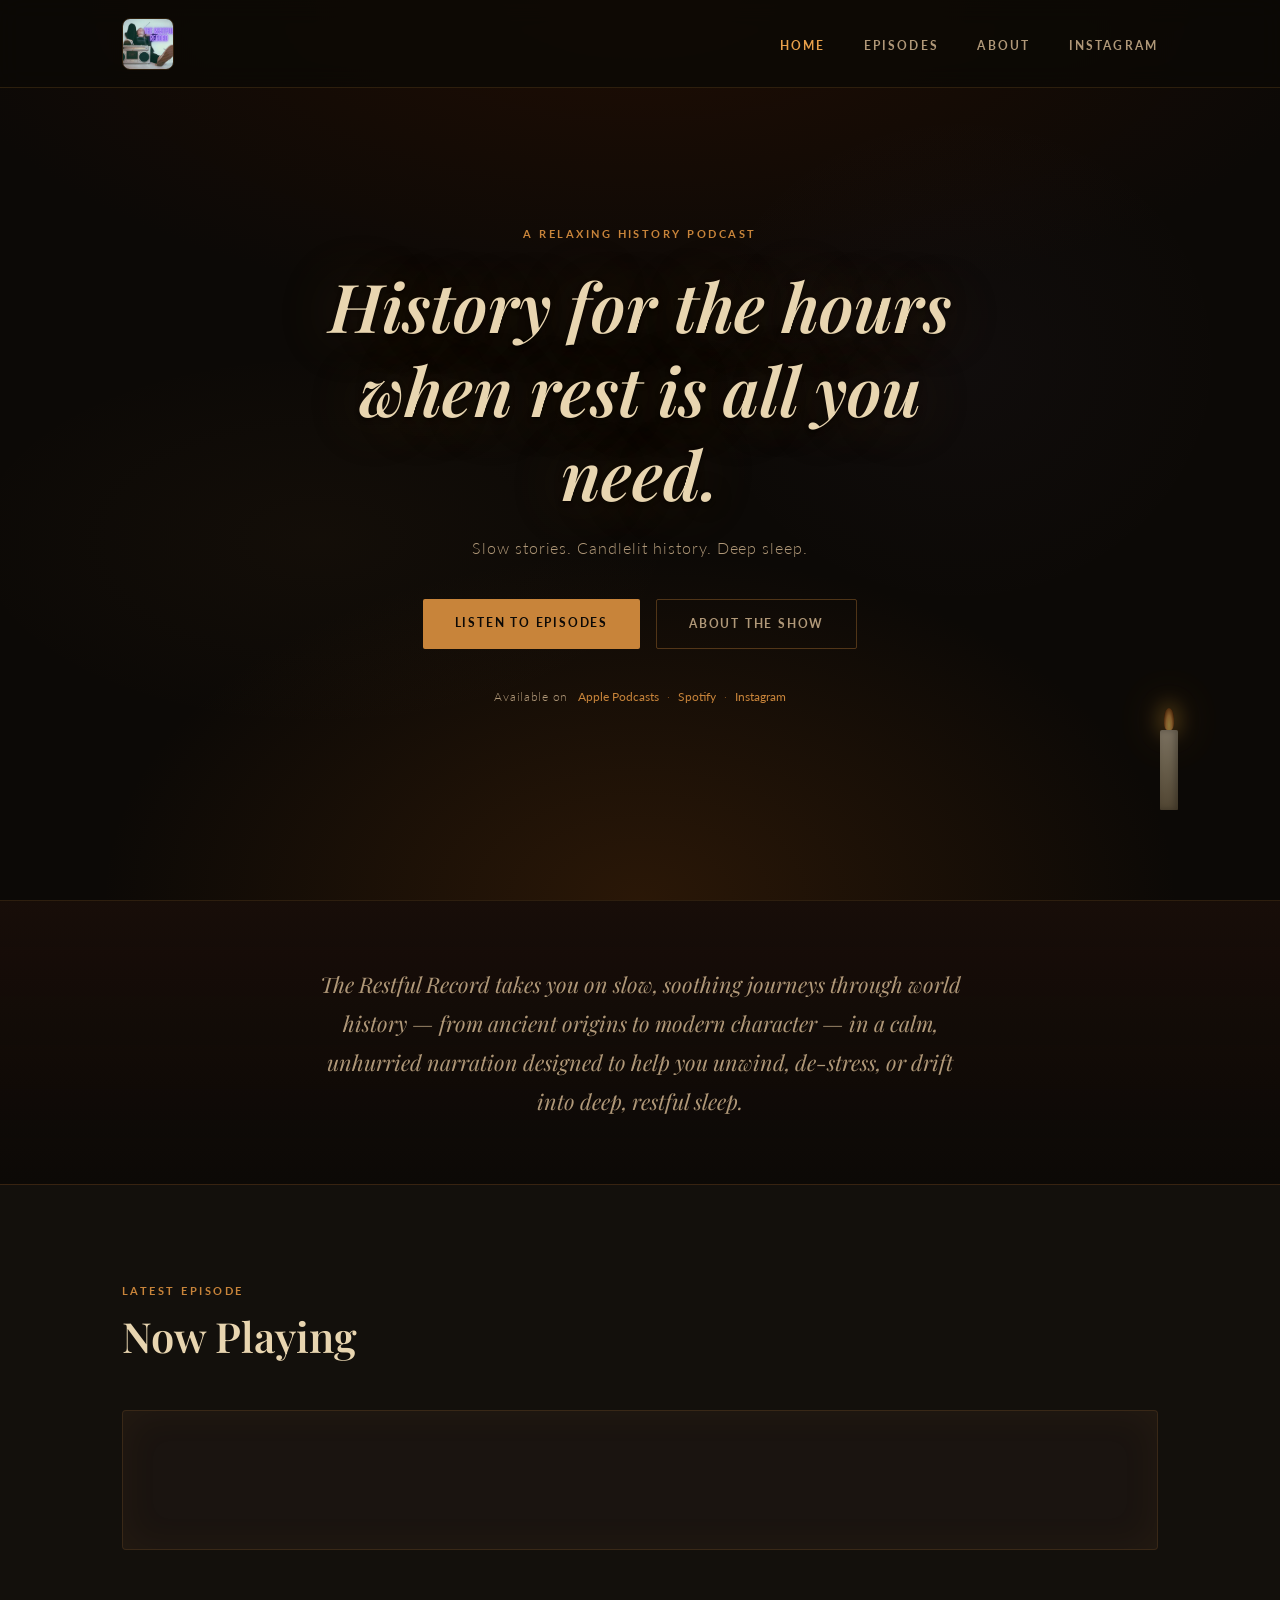
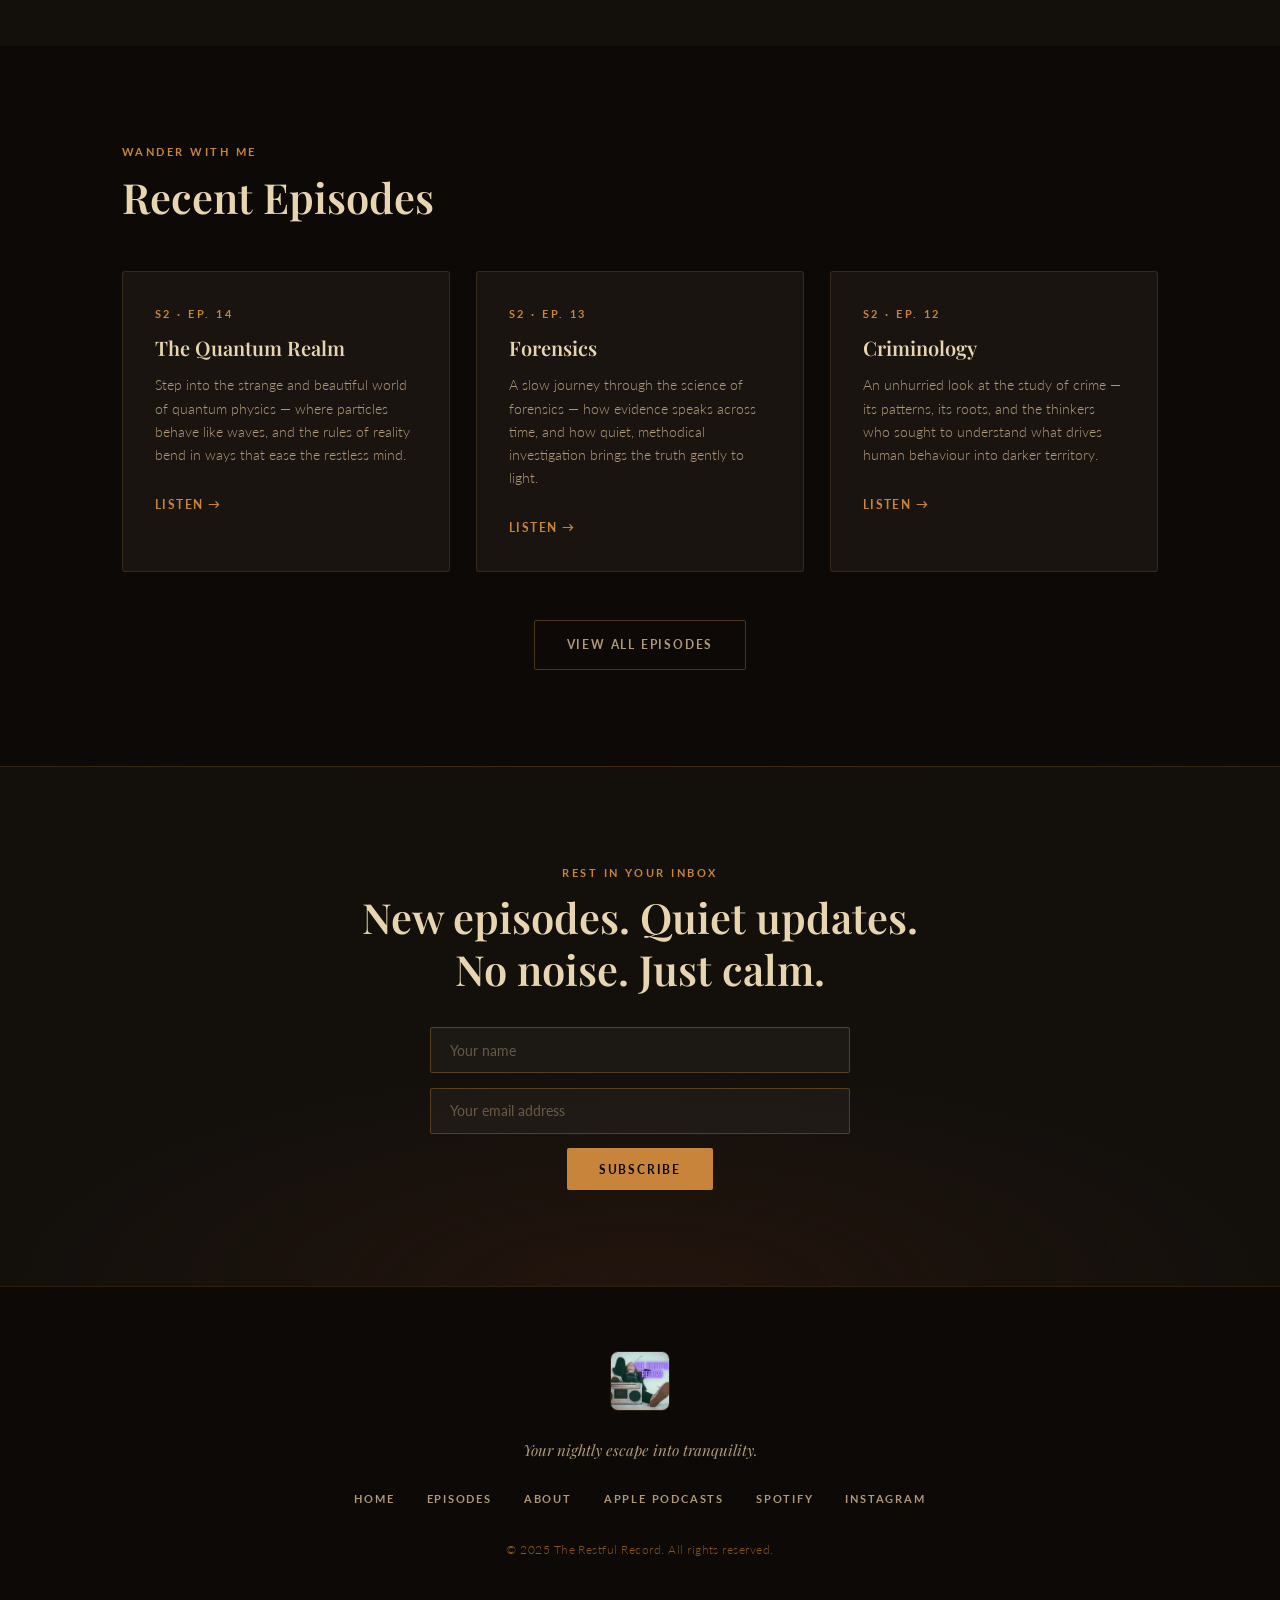
<file: index.html>
<!DOCTYPE html>
<html lang="en">
<head>
  <meta charset="UTF-8" />
  <meta name="viewport" content="width=device-width, initial-scale=1.0" />
  <title>The Restful Record | Relaxing History Podcast for Sleep</title>
  <meta name="description" content="A sleep and relaxation podcast that takes you on slow, soothing journeys through world history. Drift off to stories of remarkable cities and cultures." />
  <link rel="preconnect" href="https://fonts.googleapis.com" />
  <link rel="preconnect" href="https://fonts.gstatic.com" crossorigin />
  <link href="https://fonts.googleapis.com/css2?family=Playfair+Display:ital,wght@0,400;0,600;0,700;1,400;1,600&family=Lato:wght@300;400;700&display=swap" rel="stylesheet" />
  <link rel="stylesheet" href="style.css" />
</head>
<body>

  <!-- NAV -->
  <nav class="nav" id="nav">
    <div class="nav-inner">
      <a href="index.html" class="nav-logo">
        <img src="logo.png" alt="The Restful Record" class="logo-img" />
      </a>
      <ul class="nav-links">
        <li><a href="index.html" class="nav-link active">Home</a></li>
        <li><a href="episodes.html" class="nav-link">Episodes</a></li>
        <li><a href="about.html" class="nav-link">About</a></li>
        <li><a href="https://www.instagram.com/the_restful_record_podcast/" target="_blank" rel="noopener" class="nav-link nav-link--instagram">Instagram</a></li>
      </ul>
    </div>
  </nav>

  <!-- HERO -->
  <section class="hero">
    <div class="hero-smoke"></div>
    <div class="hero-content">
      <p class="hero-eyebrow">A Relaxing History Podcast</p>
      <h1 class="hero-title">History for the hours<br />when rest is all you need.</h1>
      <p class="hero-tagline">Slow stories. Candlelit history. Deep sleep.</p>
      <div class="hero-cta-group">
        <a href="episodes.html" class="btn-primary">Listen to Episodes</a>
        <a href="about.html" class="btn-ghost">About the Show</a>
      </div>
      <div class="platform-row">
        <span class="platform-label">Available on</span>
        <div class="platform-links">
          <a href="https://podcasts.apple.com/ca/podcast/the-restful-record-a-relaxing-history-podcast/id1801118187" target="_blank" rel="noopener" class="platform-link">Apple Podcasts</a>
          <span class="dot">·</span>
          <a href="https://open.spotify.com/show/4YP5SwGbtfugkNdruTzmFn" target="_blank" rel="noopener" class="platform-link">Spotify</a>
          <span class="dot">·</span>
          <a href="https://www.instagram.com/the_restful_record_podcast/" target="_blank" rel="noopener" class="platform-link">Instagram</a>
        </div>
      </div>
    </div>
    <div class="hero-candle">
      <div class="candle-flame"></div>
      <div class="candle-body"></div>
    </div>
  </section>

  <!-- ABOUT STRIP -->
  <section class="about-strip">
    <div class="container narrow">
      <p class="about-strip-text">
        The Restful Record takes you on slow, soothing journeys through world history — from ancient origins to modern character — in a calm, unhurried narration designed to help you unwind, de-stress, or drift into deep, restful sleep.
      </p>
    </div>
  </section>

  <!-- LATEST EPISODE -->
  <section class="section latest-section">
    <div class="container">
      <p class="section-eyebrow">Latest Episode</p>
      <h2 class="section-title">Now Playing</h2>
      <div class="latest-player-box">
        <div id="buzzsprout-player-19306216"></div>
        <script src="https://www.buzzsprout.com/2459520/episodes/19306216-the-restful-record-sleep-podcast-s2-e14-the-quantum-realm.js?container_id=buzzsprout-player-19306216&player=small" type="text/javascript" charset="utf-8"></script>
      </div>
    </div>
  </section>

  <!-- RECENT EPISODES -->
  <section class="section episodes-preview">
    <div class="container">
      <p class="section-eyebrow">Wander With Me</p>
      <h2 class="section-title">Recent Episodes</h2>
      <div class="episode-grid">

        <div class="episode-card">
          <div class="card-glow"></div>
          <div class="card-inner">
            <p class="card-number">S2 · EP. 14</p>
            <h3 class="card-title">The Quantum Realm</h3>
            <p class="card-desc">Step into the strange and beautiful world of quantum physics — where particles behave like waves, and the rules of reality bend in ways that ease the restless mind.</p>
            <a href="episodes.html" class="card-listen">Listen →</a>
          </div>
        </div>

        <div class="episode-card">
          <div class="card-glow"></div>
          <div class="card-inner">
            <p class="card-number">S2 · EP. 13</p>
            <h3 class="card-title">Forensics</h3>
            <p class="card-desc">A slow journey through the science of forensics — how evidence speaks across time, and how quiet, methodical investigation brings the truth gently to light.</p>
            <a href="episodes.html" class="card-listen">Listen →</a>
          </div>
        </div>

        <div class="episode-card">
          <div class="card-glow"></div>
          <div class="card-inner">
            <p class="card-number">S2 · EP. 12</p>
            <h3 class="card-title">Criminology</h3>
            <p class="card-desc">An unhurried look at the study of crime — its patterns, its roots, and the thinkers who sought to understand what drives human behaviour into darker territory.</p>
            <a href="episodes.html" class="card-listen">Listen →</a>
          </div>
        </div>

      </div>
      <div class="view-all-wrap">
        <a href="episodes.html" class="btn-ghost">View All Episodes</a>
      </div>
    </div>
  </section>

  <!-- NEWSLETTER -->
  <section class="section newsletter-section">
    <div class="container narrow">
      <p class="section-eyebrow">Rest in Your Inbox</p>
      <h2 class="section-title">New episodes. Quiet updates.<br />No noise. Just calm.</h2>
      <form class="newsletter-form" onsubmit="return false;">
        <input type="text" placeholder="Your name" class="form-input" />
        <input type="email" placeholder="Your email address" class="form-input" />
        <button type="submit" class="btn-primary">Subscribe</button>
      </form>
    </div>
  </section>

  <!-- FOOTER -->
  <footer class="footer">
    <div class="container">
      <img src="logo.png" alt="The Restful Record" class="footer-logo" />
      <p class="footer-tagline">Your nightly escape into tranquility.</p>
      <nav class="footer-nav">
        <a href="index.html">Home</a>
        <a href="episodes.html">Episodes</a>
        <a href="about.html">About</a>
        <a href="https://podcasts.apple.com/ca/podcast/the-restful-record-a-relaxing-history-podcast/id1801118187" target="_blank" rel="noopener">Apple Podcasts</a>
        <a href="https://open.spotify.com/show/4YP5SwGbtfugkNdruTzmFn" target="_blank" rel="noopener">Spotify</a>
        <a href="https://www.instagram.com/the_restful_record_podcast/" target="_blank" rel="noopener">Instagram</a>
      </nav>
      <p class="footer-copy">© 2025 The Restful Record. All rights reserved.</p>
    </div>
  </footer>

  <script src="main.js"></script>
</body>
</html>
</file>
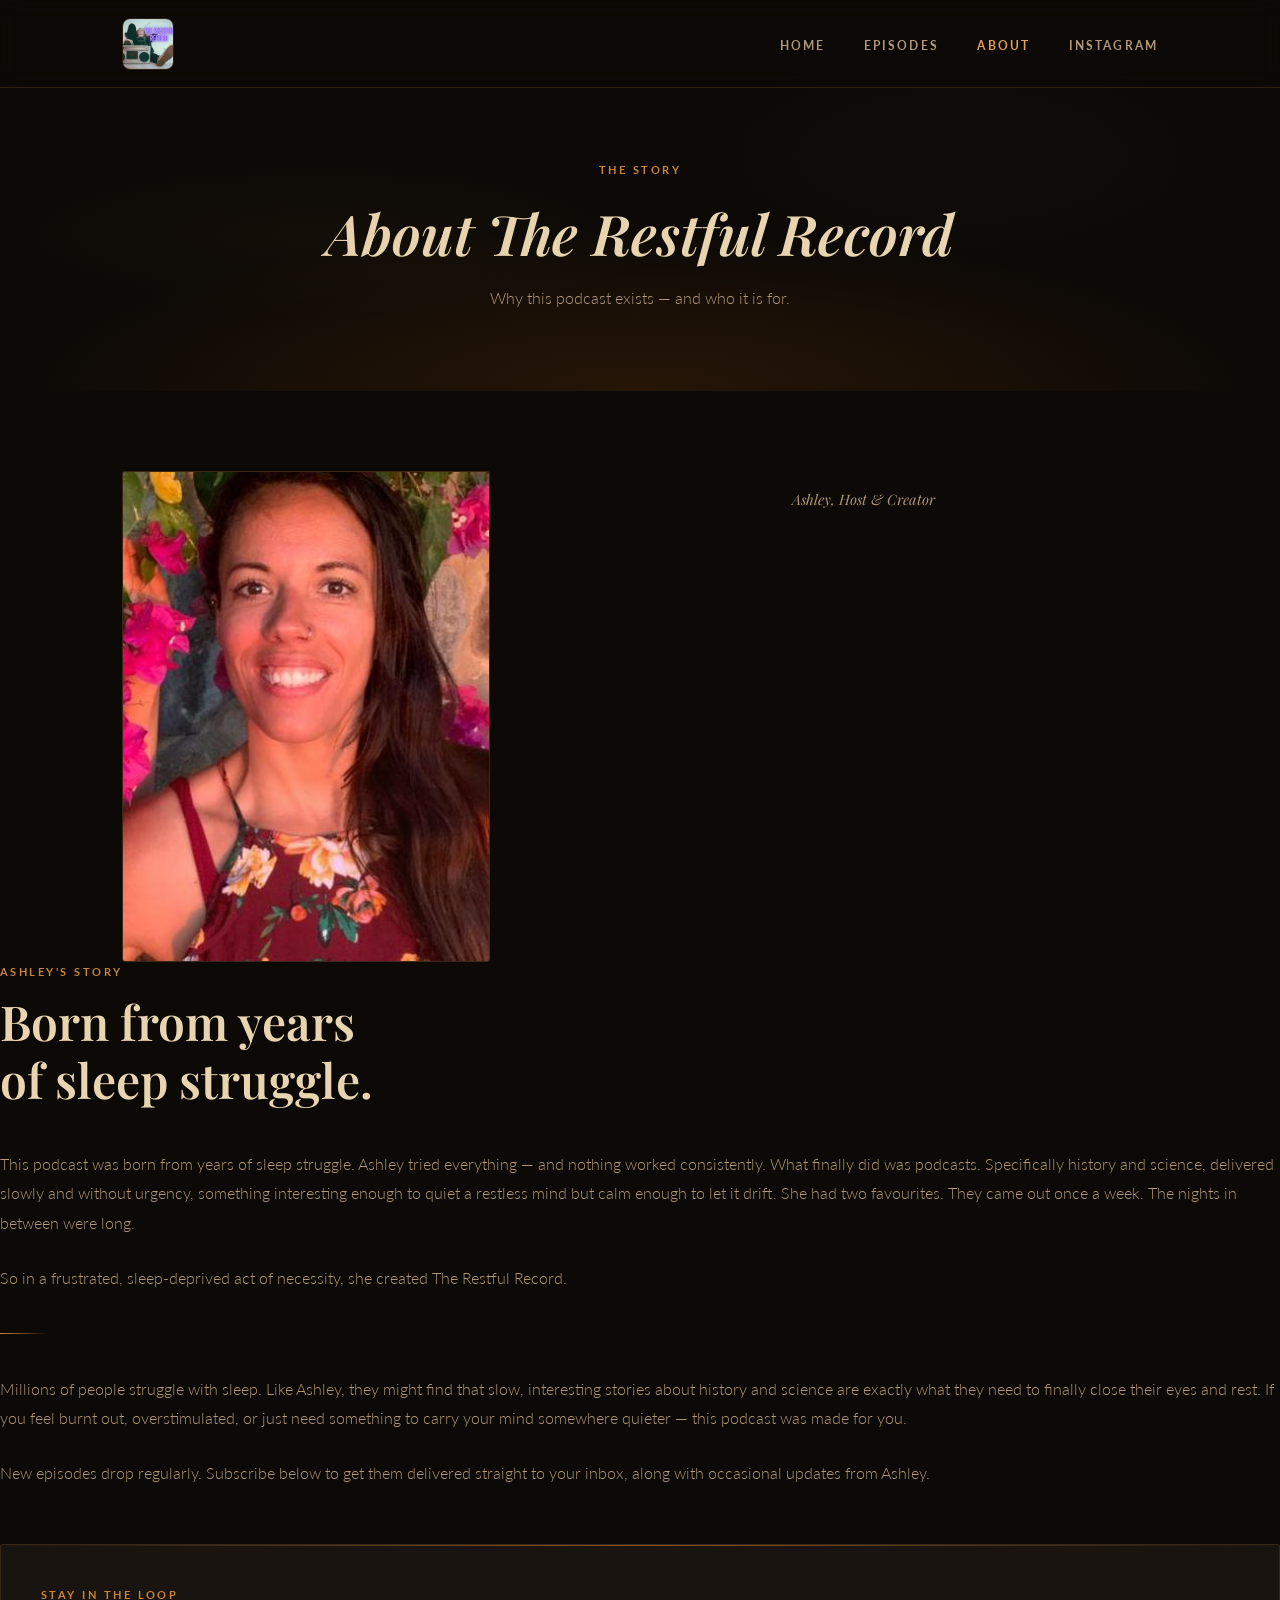
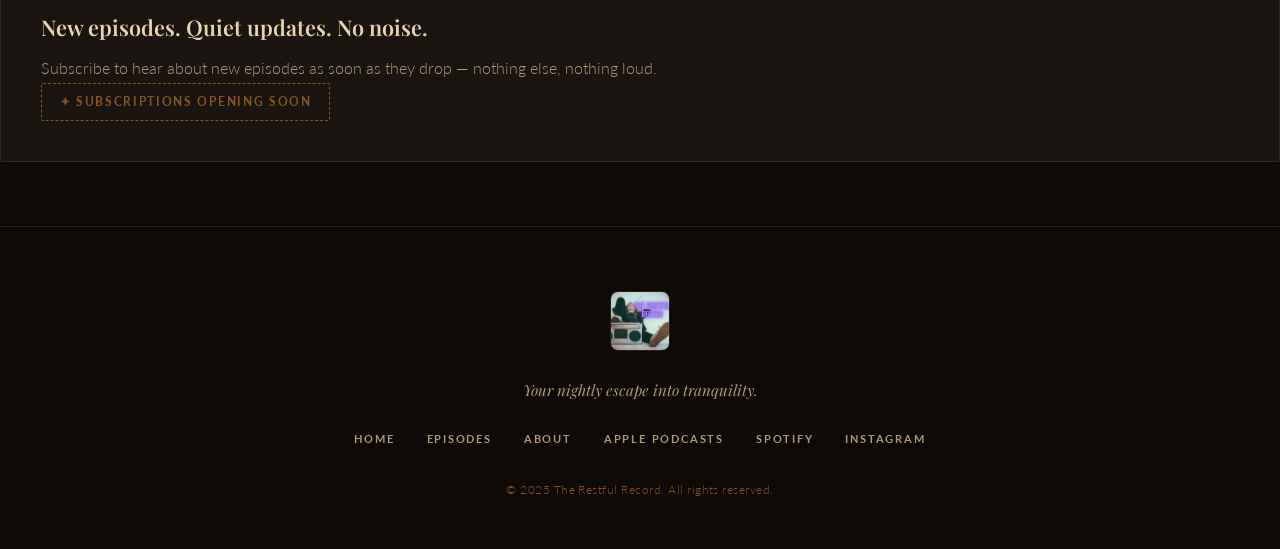
<file: about.html>
<!DOCTYPE html>
<html lang="en">
<head>
  <meta charset="UTF-8" />
  <meta name="viewport" content="width=device-width, initial-scale=1.0" />
  <title>About | The Restful Record — A Relaxing History Podcast</title>
  <meta name="description" content="The story behind The Restful Record — a sleep and relaxation podcast by Ashley, exploring world history and science in calm, unhurried narration." />
  <link rel="preconnect" href="https://fonts.googleapis.com" />
  <link rel="preconnect" href="https://fonts.gstatic.com" crossorigin />
  <link href="https://fonts.googleapis.com/css2?family=Playfair+Display:ital,wght@0,400;0,600;0,700;1,400;1,600&family=Lato:wght@300;400;700&display=swap" rel="stylesheet" />
  <link rel="stylesheet" href="style.css" />
  <style>
    .about-body {
      padding: 5rem 0 4rem;
      background: var(--bg);
    }
    .about-body .container {
      display: grid;
      grid-template-columns: 1fr 1.6fr;
      gap: 5rem;
      align-items: start;
    }
    .about-photo-col { position: sticky; top: 100px; }
    .about-photo-frame {
      width: 100%;
      aspect-ratio: 3 / 4;
      background: var(--bg-card);
      border: 1px solid var(--border);
      border-radius: 3px;
      display: flex;
      flex-direction: column;
      align-items: center;
      justify-content: center;
      gap: 1rem;
      overflow: hidden;
      position: relative;
    }
    .about-photo-frame::before {
      content: '';
      position: absolute;
      inset: 0;
      background: radial-gradient(ellipse 80% 60% at 50% 80%, rgba(200,132,58,0.08) 0%, transparent 70%);
    }
    .photo-placeholder-icon {
      font-size: 2.5rem;
      opacity: 0.3;
    }
    .photo-placeholder-text {
      font-size: 0.75rem;
      color: var(--amber-dim);
      font-style: italic;
      text-align: center;
      padding: 0 1.5rem;
      letter-spacing: 0.04em;
      position: relative;
      z-index: 1;
    }
    .about-photo-caption {
      margin-top: 1rem;
      text-align: center;
      font-family: 'Playfair Display', serif;
      font-style: italic;
      font-size: 0.9rem;
      color: var(--cream-dim);
    }
    .about-text-col {}
    .about-text-col .hero-eyebrow { margin-bottom: 0.8rem; display: block; }
    .about-heading {
      font-size: clamp(2rem, 4vw, 3rem);
      color: var(--cream);
      margin-bottom: 2.5rem;
      line-height: 1.2;
    }
    .about-text-col p {
      font-size: 1rem;
      color: var(--cream-dim);
      line-height: 1.85;
      margin-bottom: 1.6rem;
    }
    .about-text-col p:last-of-type { margin-bottom: 0; }
    .about-divider {
      width: 48px;
      height: 1px;
      background: linear-gradient(90deg, var(--amber), transparent);
      margin: 2.5rem 0;
    }

    /* Subscribe section */
    .about-subscribe {
      margin-top: 3.5rem;
      padding: 2.5rem;
      background: var(--bg-card);
      border: 1px solid var(--border);
      border-radius: 3px;
      position: relative;
      overflow: hidden;
    }
    .about-subscribe::before {
      content: '';
      position: absolute;
      top: 0; left: 0; right: 0; height: 1px;
      background: linear-gradient(90deg, transparent, var(--amber-dim), transparent);
    }
    .subscribe-eyebrow {
      font-family: 'Lato', sans-serif;
      font-weight: 700;
      font-size: 0.7rem;
      letter-spacing: 0.22em;
      text-transform: uppercase;
      color: var(--amber);
      display: block;
      margin-bottom: 0.6rem;
    }
    .subscribe-heading {
      font-family: 'Playfair Display', serif;
      font-size: 1.35rem;
      color: var(--cream);
      margin-bottom: 0.8rem;
    }
    .subscribe-subtext {
      font-size: 0.88rem;
      color: var(--cream-dim);
      margin-bottom: 1.6rem;
      line-height: 1.7;
    }
    .coming-soon-badge {
      display: inline-block;
      padding: 0.5rem 1.1rem;
      border: 1px dashed var(--amber-dim);
      border-radius: 2px;
      font-size: 0.75rem;
      font-weight: 700;
      letter-spacing: 0.14em;
      text-transform: uppercase;
      color: var(--amber-dim);
      font-family: 'Lato', sans-serif;
    }

    /* When email is ready, remove .subscribe-form { display: none; }
       and remove the coming-soon-badge block */
    .subscribe-form { display: none; }
    .subscribe-form.active { display: flex; flex-direction: column; gap: 0.9rem; }

    @media (max-width: 800px) {
      .about-body .container { grid-template-columns: 1fr; gap: 3rem; }
      .about-photo-col { position: static; }
      .about-photo-frame { aspect-ratio: 1 / 1; }
    }
  </style>
</head>
<body>

  <!-- NAV -->
  <nav class="nav" id="nav">
    <div class="nav-inner">
      <a href="index.html" class="nav-logo">
        <img src="logo.png" alt="The Restful Record" class="logo-img" />
      </a>
      <ul class="nav-links">
        <li><a href="index.html" class="nav-link">Home</a></li>
        <li><a href="episodes.html" class="nav-link">Episodes</a></li>
        <li><a href="about.html" class="nav-link active">About</a></li>
        <li><a href="https://www.instagram.com/the_restful_record_podcast/" target="_blank" rel="noopener" class="nav-link nav-link--instagram">Instagram</a></li>
      </ul>
    </div>
  </nav>

  <!-- PAGE HERO -->
  <section class="page-hero">
    <div class="hero-smoke"></div>
    <div class="container">
      <p class="hero-eyebrow">The Story</p>
      <h1 class="page-hero-title">About The Restful Record</h1>
      <p class="page-hero-sub">Why this podcast exists — and who it is for.</p>
    </div>
  </section>

  <!-- ABOUT BODY -->
  <section class="about-body">
    <div class="container">

      <!-- LEFT: PHOTO -->
      <div class="about-photo-col">
        <div class="about-photo-frame">
  <img src="ashley.jpg" alt="Ashley, Host and Creator of The Restful Record" style="width:100%;height:100%;object-fit:cover;" />
</div>
        </div>
        <p class="about-photo-caption">Ashley, Host &amp; Creator</p>
      </div>

      <!-- RIGHT: TEXT -->
      <div class="about-text-col">
        <span class="hero-eyebrow">Ashley's Story</span>
        <h2 class="about-heading">Born from years<br />of sleep struggle.</h2>

        <p>This podcast was born from years of sleep struggle. Ashley tried everything — and nothing worked consistently. What finally did was podcasts. Specifically history and science, delivered slowly and without urgency, something interesting enough to quiet a restless mind but calm enough to let it drift. She had two favourites. They came out once a week. The nights in between were long.</p>

        <p>So in a frustrated, sleep-deprived act of necessity, she created The Restful Record.</p>

        <div class="about-divider"></div>

        <p>Millions of people struggle with sleep. Like Ashley, they might find that slow, interesting stories about history and science are exactly what they need to finally close their eyes and rest. If you feel burnt out, overstimulated, or just need something to carry your mind somewhere quieter — this podcast was made for you.</p>

        <p>New episodes drop regularly. Subscribe below to get them delivered straight to your inbox, along with occasional updates from Ashley.</p>

        <!-- SUBSCRIBE BOX -->
        <div class="about-subscribe">
          <span class="subscribe-eyebrow">Stay in the Loop</span>
          <h3 class="subscribe-heading">New episodes. Quiet updates. No noise.</h3>
          <p class="subscribe-subtext">Subscribe to hear about new episodes as soon as they drop — nothing else, nothing loud.</p>

          <!-- COMING SOON STATE — remove this badge once your email is ready -->
          <span class="coming-soon-badge">✦ Subscriptions opening soon</span>

          <!-- ACTIVE FORM — when your email is ready:
               1. Remove the coming-soon-badge above
               2. Add the class "active" to this form (change to: class="subscribe-form active")
               3. Replace YOUR_EMAIL_HERE with your actual email address in the action URL
          -->
          <form
            class="subscribe-form"
            action="https://formsubmit.co/YOUR_EMAIL_HERE"
            method="POST"
          >
            <input type="hidden" name="_subject" value="New Restful Record Subscriber" />
            <input type="hidden" name="_captcha" value="false" />
            <input type="hidden" name="_next" value="https://therestfulrecordpodcast.com/thankyou.html" />
            <input type="text" name="name" placeholder="Your name" class="form-input" required />
            <input type="email" name="email" placeholder="Your email address" class="form-input" required />
            <button type="submit" class="btn-primary">Subscribe</button>
          </form>
        </div>

      </div>
    </div>
  </section>

  <!-- FOOTER -->
  <footer class="footer">
    <div class="container">
      <img src="logo.png" alt="The Restful Record" class="footer-logo" />
      <p class="footer-tagline">Your nightly escape into tranquility.</p>
      <nav class="footer-nav">
        <a href="index.html">Home</a>
        <a href="episodes.html">Episodes</a>
        <a href="about.html">About</a>
        <a href="https://podcasts.apple.com/ca/podcast/the-restful-record-a-relaxing-history-podcast/id1801118187" target="_blank" rel="noopener">Apple Podcasts</a>
        <a href="https://open.spotify.com/show/4YP5SwGbtfugkNdruTzmFn" target="_blank" rel="noopener">Spotify</a>
        <a href="https://www.instagram.com/the_restful_record_podcast/" target="_blank" rel="noopener">Instagram</a>
      </nav>
      <p class="footer-copy">© 2025 The Restful Record. All rights reserved.</p>
    </div>
  </footer>

  <script src="main.js"></script>
</body>
</html>
</file>
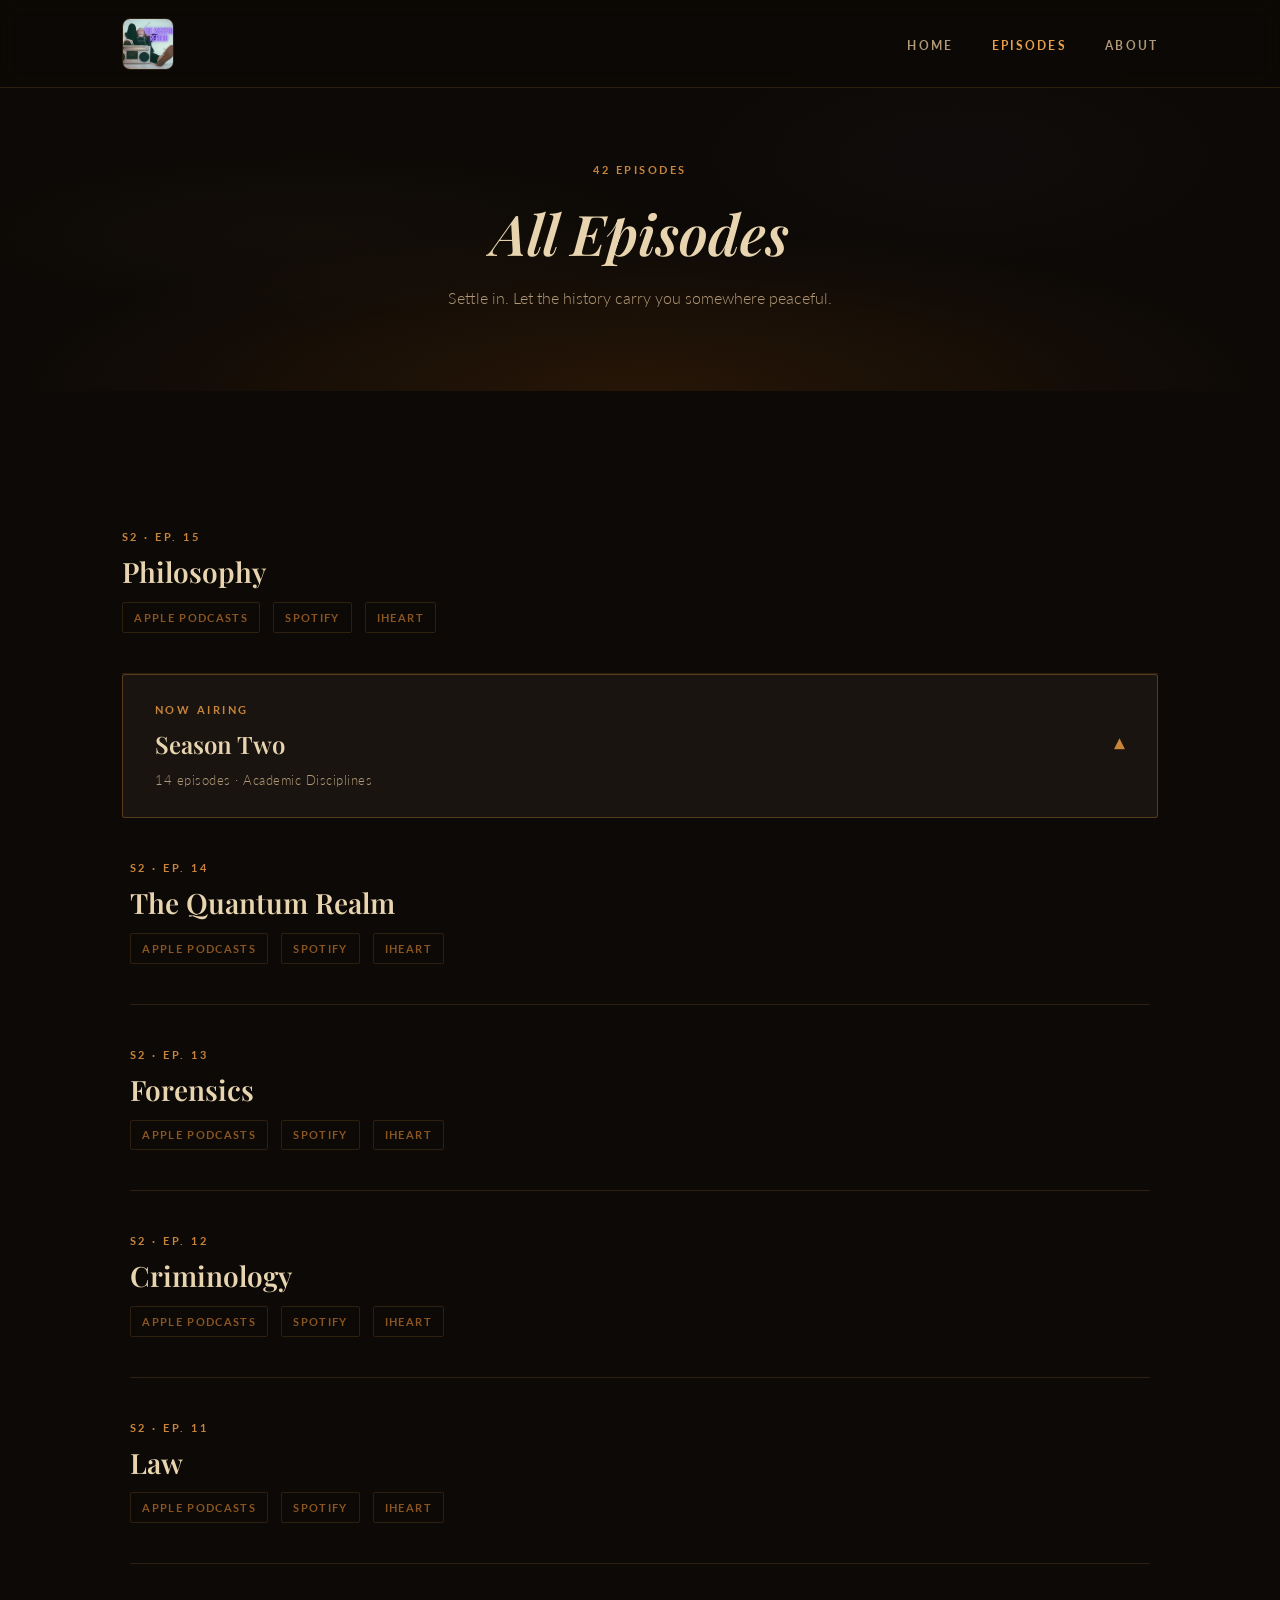
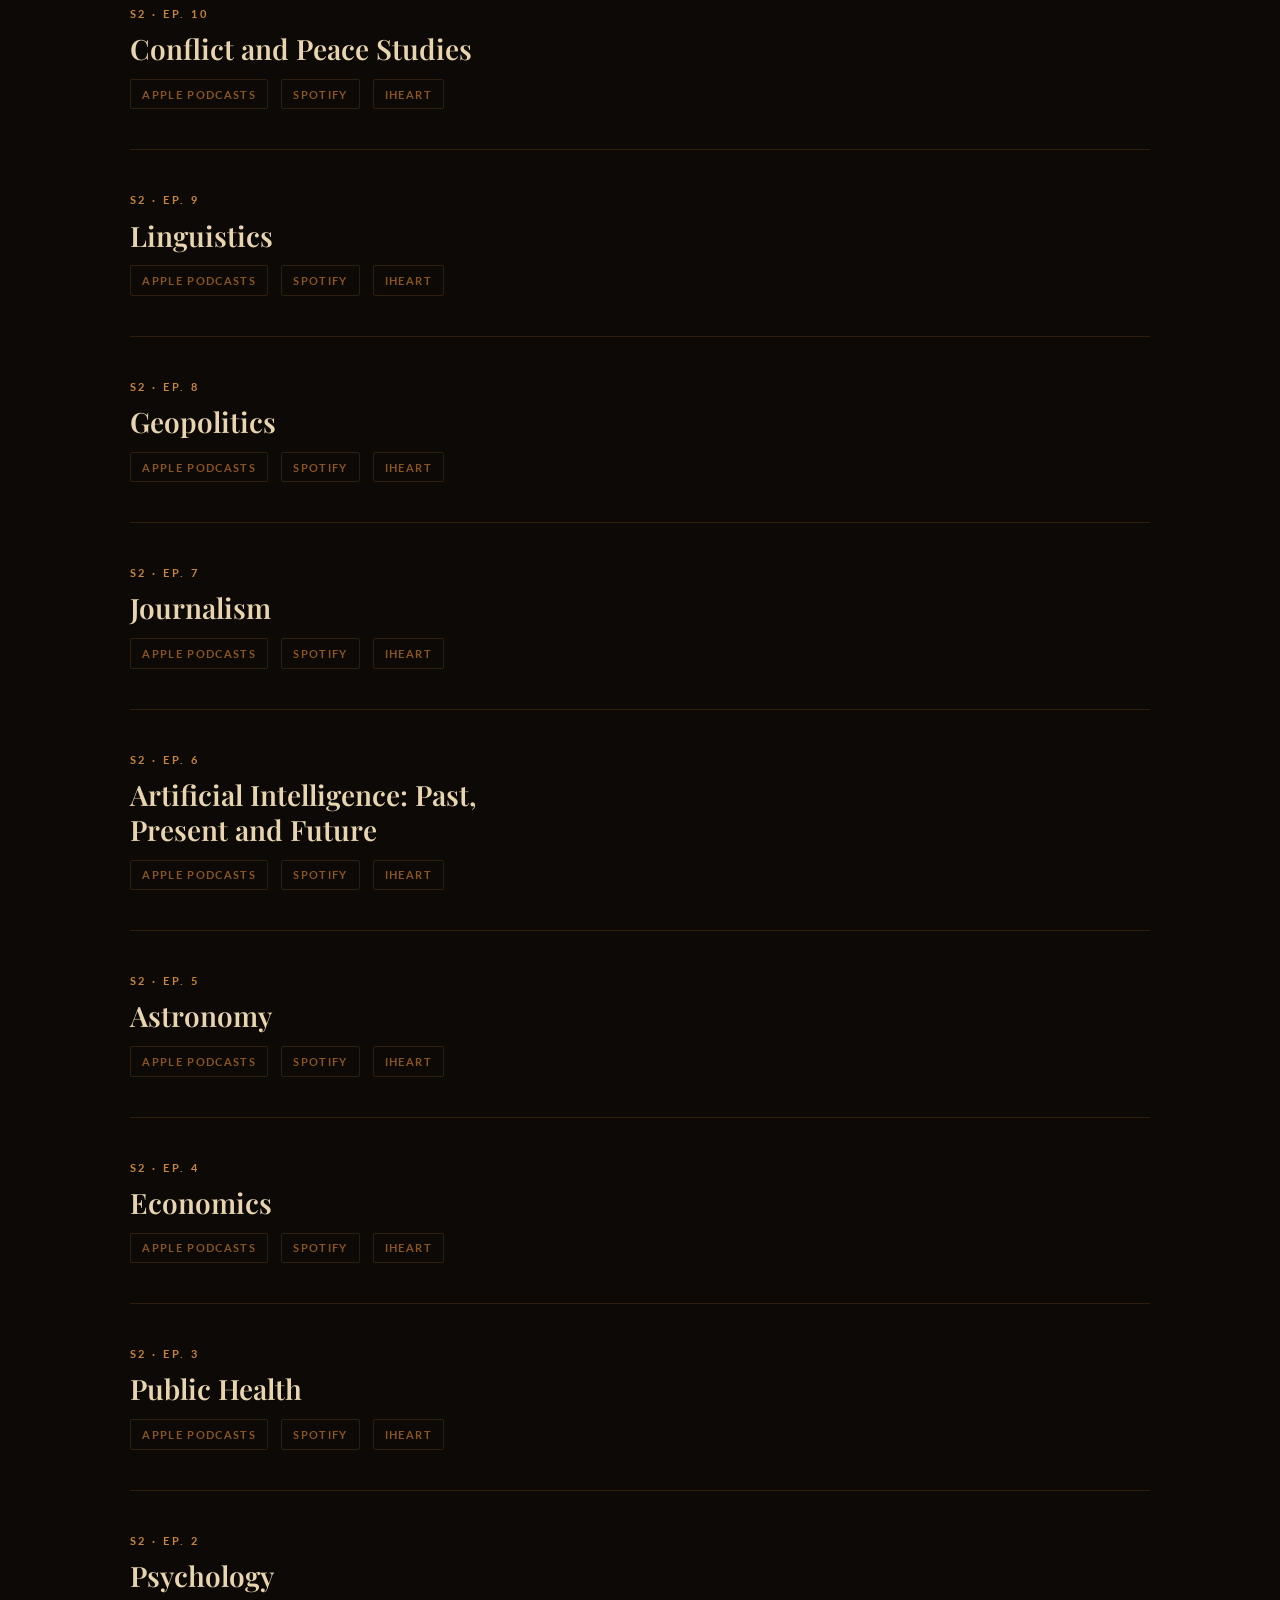
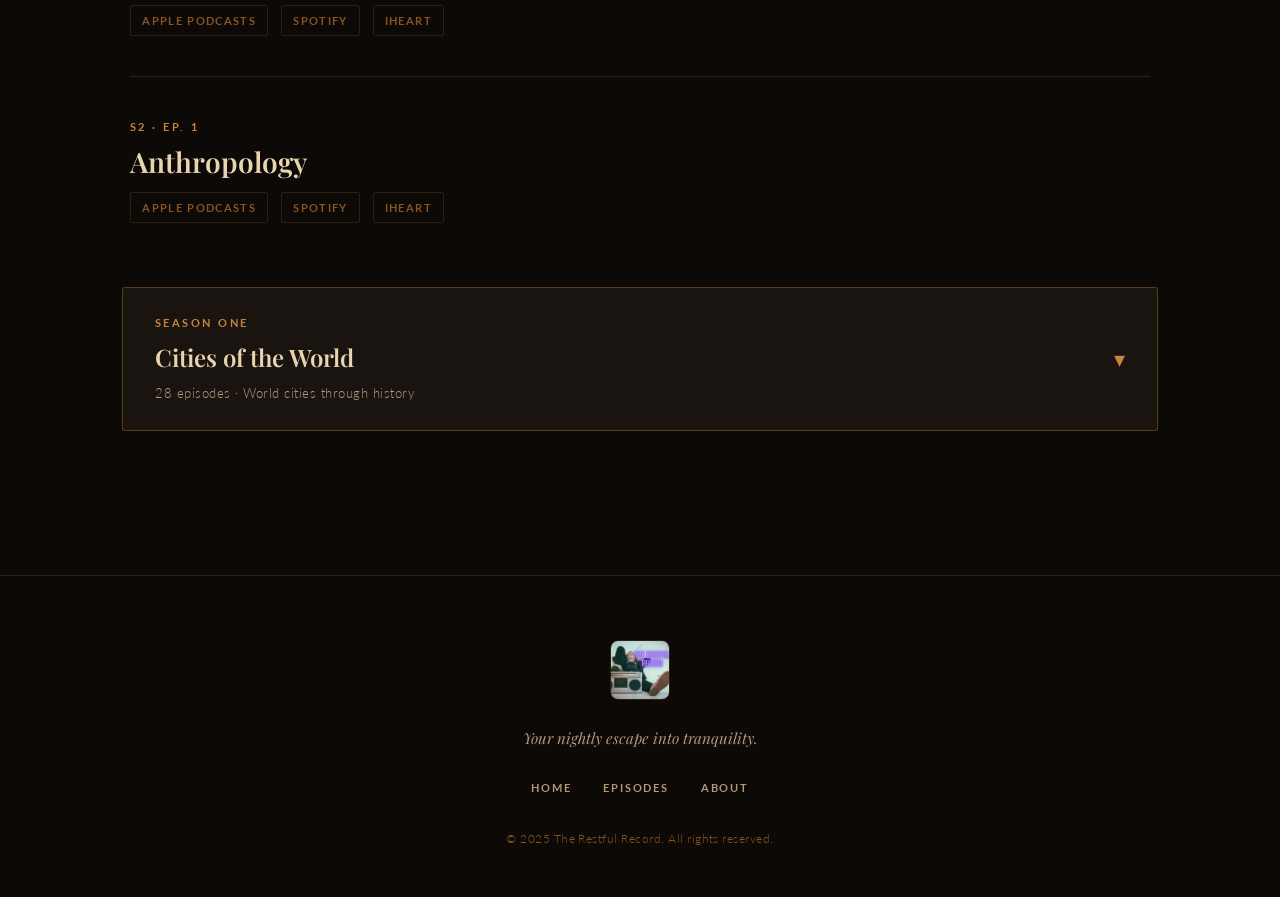
<file: episodes.html>
<!DOCTYPE html>
<html lang="en">
<head>
  <meta charset="UTF-8" />
  <meta name="viewport" content="width=device-width, initial-scale=1.0" />
  <title>All Episodes | The Restful Record Sleep &amp; History Podcast</title>
  <meta name="description" content="Browse all episodes of The Restful Record — slow, soothing history of world cities and topics designed to help you sleep and relax." />
  <link rel="preconnect" href="https://fonts.googleapis.com" />
  <link rel="preconnect" href="https://fonts.gstatic.com" crossorigin />
  <link href="https://fonts.googleapis.com/css2?family=Playfair+Display:ital,wght@0,400;0,600;0,700;1,400;1,600&family=Lato:wght@300;400;700&display=swap" rel="stylesheet" />
  <link rel="stylesheet" href="style.css" />
  <style>
    /* Season accordion styles */
    .season-block { margin-bottom: 3rem; }
    .season-header {
      display: flex;
      align-items: center;
      justify-content: space-between;
      padding: 1.6rem 2rem;
      background: var(--bg-card);
      border: 1px solid var(--border-strong);
      border-radius: 3px;
      cursor: pointer;
      user-select: none;
      transition: background 0.2s, border-color 0.2s;
    }
    .season-header:hover { background: var(--bg-card-alt); border-color: var(--amber-dim); }
    .season-header-left { display: flex; flex-direction: column; gap: 0.3rem; }
    .season-label {
      font-family: 'Lato', sans-serif;
      font-weight: 700;
      font-size: 0.7rem;
      letter-spacing: 0.22em;
      text-transform: uppercase;
      color: var(--amber);
    }
    .season-title {
      font-family: 'Playfair Display', serif;
      font-size: 1.5rem;
      color: var(--cream);
      font-weight: 600;
    }
    .season-count {
      font-size: 0.8rem;
      color: var(--cream-dim);
      letter-spacing: 0.04em;
    }
    .season-toggle {
      font-size: 1.4rem;
      color: var(--amber);
      transition: transform 0.3s ease;
      line-height: 1;
    }
    .season-toggle.open { transform: rotate(180deg); }
    .season-body {
      overflow: hidden;
      transition: max-height 0.5s ease;
    }
    .season-body.collapsed { max-height: 0; }
    .season-body.expanded { max-height: 99999px; }

    /* Episode entry overrides for this page */
    .episode-entry {
      display: grid;
      grid-template-columns: 1fr 1.6fr;
      gap: 2.5rem;
      padding: 2.5rem 0;
      border-bottom: 1px solid var(--border);
      align-items: start;
    }
    .episode-entry:last-child { border-bottom: none; padding-bottom: 1rem; }
    .season-body .episodes-inner { padding: 0 0.5rem; }

    @media (max-width: 700px) {
      .episode-entry { grid-template-columns: 1fr; gap: 1.2rem; }
    }
  </style>
</head>
<body>

  <!-- NAV -->
  <nav class="nav" id="nav">
    <div class="nav-inner">
      <a href="index.html" class="nav-logo">
        <img src="logo.png" alt="The Restful Record" class="logo-img" />
      </a>
      <ul class="nav-links">
        <li><a href="index.html" class="nav-link">Home</a></li>
        <li><a href="episodes.html" class="nav-link active">Episodes</a></li>
        <li><a href="about.html" class="nav-link">About</a></li>
      </ul>
    </div>
  </nav>

  <!-- PAGE HERO -->
  <section class="page-hero">
    <div class="hero-smoke"></div>
    <div class="container">
      <p class="hero-eyebrow">42 Episodes</p>
      <h1 class="page-hero-title">All Episodes</h1>
      <p class="page-hero-sub">Settle in. Let the history carry you somewhere peaceful.</p>
    </div>
  </section>

  <!-- EPISODES -->
  <section class="section episodes-list-section">
    <div class="container">

      <!-- ===================== SEASON 2 ===================== -->
      <div class="episode-entry">
              <div class="episode-meta">
                <span class="ep-number">S2 · EP. 15</span>
                <h2 class="ep-title">Philosophy</h2>
                <div class="ep-platforms">
                  <a href="#" class="ep-platform-link">Apple Podcasts</a>
                  <a href="#" class="ep-platform-link">Spotify</a>
                  <a href="#" class="ep-platform-link">iHeart</a>
                </div>
              </div>
              <div class="episode-embed">
                <div id="buzzsprout-player-19410664"></div><script src="https://www.buzzsprout.com/2459520/episodes/19410664-the-restful-record-sleep-podcast-s2-e15-philosophy.js?container_id=buzzsprout-player-19410664&player=small" type="text/javascript" charset="utf-8"></script>
              </div>
            </div>
      
      <div class="season-block">
        <div class="season-header" onclick="toggleSeason('s2')">
          <div class="season-header-left">
            <span class="season-label">Now Airing</span>
            <span class="season-title">Season Two</span>
            <span class="season-count">14 episodes · Academic Disciplines</span>
          </div>
          <span class="season-toggle open" id="s2-toggle">▾</span>
        </div>
        <div class="season-body expanded" id="s2-body">
          <div class="episodes-inner">

            <div class="episode-entry">
              <div class="episode-meta">
                <span class="ep-number">S2 · EP. 14</span>
                <h2 class="ep-title">The Quantum Realm</h2>
                <div class="ep-platforms">
                  <a href="#" class="ep-platform-link">Apple Podcasts</a>
                  <a href="#" class="ep-platform-link">Spotify</a>
                  <a href="#" class="ep-platform-link">iHeart</a>
                </div>
              </div>
              <div class="episode-embed">
                <div id="buzzsprout-player-19306216"></div><script src="https://www.buzzsprout.com/2459520/episodes/19306216-the-restful-record-sleep-podcast-s2-e14-the-quantum-realm.js?container_id=buzzsprout-player-19306216&player=small" type="text/javascript" charset="utf-8"></script>
              </div>
            </div>

            <div class="episode-entry">
              <div class="episode-meta">
                <span class="ep-number">S2 · EP. 13</span>
                <h2 class="ep-title">Forensics</h2>
                <div class="ep-platforms">
                  <a href="#" class="ep-platform-link">Apple Podcasts</a>
                  <a href="#" class="ep-platform-link">Spotify</a>
                  <a href="#" class="ep-platform-link">iHeart</a>
                </div>
              </div>
              <div class="episode-embed">
                <div id="buzzsprout-player-19137909"></div><script src="https://www.buzzsprout.com/2459520/episodes/19137909-the-restful-record-sleep-podcast-s2-e13-forensics.js?container_id=buzzsprout-player-19137909&player=small" type="text/javascript" charset="utf-8"></script>
              </div>
            </div>

            <div class="episode-entry">
              <div class="episode-meta">
                <span class="ep-number">S2 · EP. 12</span>
                <h2 class="ep-title">Criminology</h2>
                <div class="ep-platforms">
                  <a href="#" class="ep-platform-link">Apple Podcasts</a>
                  <a href="#" class="ep-platform-link">Spotify</a>
                  <a href="#" class="ep-platform-link">iHeart</a>
                </div>
              </div>
              <div class="episode-embed">
                <div id="buzzsprout-player-19060060"></div><script src="https://www.buzzsprout.com/2459520/episodes/19060060-the-restful-record-sleep-podcast-s2-e12-criminology.js?container_id=buzzsprout-player-19060060&player=small" type="text/javascript" charset="utf-8"></script>
              </div>
            </div>

            <div class="episode-entry">
              <div class="episode-meta">
                <span class="ep-number">S2 · EP. 11</span>
                <h2 class="ep-title">Law</h2>
                <div class="ep-platforms">
                  <a href="#" class="ep-platform-link">Apple Podcasts</a>
                  <a href="#" class="ep-platform-link">Spotify</a>
                  <a href="#" class="ep-platform-link">iHeart</a>
                </div>
              </div>
              <div class="episode-embed">
                <div id="buzzsprout-player-18992967"></div><script src="https://www.buzzsprout.com/2459520/episodes/18992967-the-restful-record-sleep-podcast-s2-e11-law.js?container_id=buzzsprout-player-18992967&player=small" type="text/javascript" charset="utf-8"></script>
              </div>
            </div>

            <div class="episode-entry">
              <div class="episode-meta">
                <span class="ep-number">S2 · EP. 10</span>
                <h2 class="ep-title">Conflict and Peace Studies</h2>
                <div class="ep-platforms">
                  <a href="#" class="ep-platform-link">Apple Podcasts</a>
                  <a href="#" class="ep-platform-link">Spotify</a>
                  <a href="#" class="ep-platform-link">iHeart</a>
                </div>
              </div>
              <div class="episode-embed">
                <div id="buzzsprout-player-18785682"></div><script src="https://www.buzzsprout.com/2459520/episodes/18785682-the-restful-record-sleep-podcast-s2-e-10-conflict-and-peace-studies.js?container_id=buzzsprout-player-18785682&player=small" type="text/javascript" charset="utf-8"></script>
              </div>
            </div>

            <div class="episode-entry">
              <div class="episode-meta">
                <span class="ep-number">S2 · EP. 9</span>
                <h2 class="ep-title">Linguistics</h2>
                <div class="ep-platforms">
                  <a href="#" class="ep-platform-link">Apple Podcasts</a>
                  <a href="#" class="ep-platform-link">Spotify</a>
                  <a href="#" class="ep-platform-link">iHeart</a>
                </div>
              </div>
              <div class="episode-embed">
                <div id="buzzsprout-player-18704239"></div><script src="https://www.buzzsprout.com/2459520/episodes/18704239-the-restful-record-sleep-podcast-s2-e9-linguistics.js?container_id=buzzsprout-player-18704239&player=small" type="text/javascript" charset="utf-8"></script>
              </div>
            </div>

            <div class="episode-entry">
              <div class="episode-meta">
                <span class="ep-number">S2 · EP. 8</span>
                <h2 class="ep-title">Geopolitics</h2>
                <div class="ep-platforms">
                  <a href="#" class="ep-platform-link">Apple Podcasts</a>
                  <a href="#" class="ep-platform-link">Spotify</a>
                  <a href="#" class="ep-platform-link">iHeart</a>
                </div>
              </div>
              <div class="episode-embed">
                <div id="buzzsprout-player-18628062"></div><script src="https://www.buzzsprout.com/2459520/episodes/18628062-the-restful-record-sleep-podcast-s2-e8-geopolitics.js?container_id=buzzsprout-player-18628062&player=small" type="text/javascript" charset="utf-8"></script>
              </div>
            </div>

            <div class="episode-entry">
              <div class="episode-meta">
                <span class="ep-number">S2 · EP. 7</span>
                <h2 class="ep-title">Journalism</h2>
                <div class="ep-platforms">
                  <a href="#" class="ep-platform-link">Apple Podcasts</a>
                  <a href="#" class="ep-platform-link">Spotify</a>
                  <a href="#" class="ep-platform-link">iHeart</a>
                </div>
              </div>
              <div class="episode-embed">
                <div id="buzzsprout-player-18523945"></div><script src="https://www.buzzsprout.com/2459520/episodes/18523945-the-restful-record-sleep-podcast-s2-e7-journalism.js?container_id=buzzsprout-player-18523945&player=small" type="text/javascript" charset="utf-8"></script>
              </div>
            </div>

            <div class="episode-entry">
              <div class="episode-meta">
                <span class="ep-number">S2 · EP. 6</span>
                <h2 class="ep-title">Artificial Intelligence: Past, Present and Future</h2>
                <div class="ep-platforms">
                  <a href="#" class="ep-platform-link">Apple Podcasts</a>
                  <a href="#" class="ep-platform-link">Spotify</a>
                  <a href="#" class="ep-platform-link">iHeart</a>
                </div>
              </div>
              <div class="episode-embed">
                <div id="buzzsprout-player-18466820"></div><script src="https://www.buzzsprout.com/2459520/episodes/18466820-the-restful-record-sleep-podcast-s2-e6-artificial-intelligence-past-present-and-future.js?container_id=buzzsprout-player-18466820&player=small" type="text/javascript" charset="utf-8"></script>
              </div>
            </div>

            <div class="episode-entry">
              <div class="episode-meta">
                <span class="ep-number">S2 · EP. 5</span>
                <h2 class="ep-title">Astronomy</h2>
                <div class="ep-platforms">
                  <a href="#" class="ep-platform-link">Apple Podcasts</a>
                  <a href="#" class="ep-platform-link">Spotify</a>
                  <a href="#" class="ep-platform-link">iHeart</a>
                </div>
              </div>
              <div class="episode-embed">
                <div id="buzzsprout-player-18260229"></div><script src="https://www.buzzsprout.com/2459520/episodes/18260229-the-restful-record-sleep-podcast-s2-e5-astronomy.js?container_id=buzzsprout-player-18260229&player=small" type="text/javascript" charset="utf-8"></script>
              </div>
            </div>

            <div class="episode-entry">
              <div class="episode-meta">
                <span class="ep-number">S2 · EP. 4</span>
                <h2 class="ep-title">Economics</h2>
                <div class="ep-platforms">
                  <a href="#" class="ep-platform-link">Apple Podcasts</a>
                  <a href="#" class="ep-platform-link">Spotify</a>
                  <a href="#" class="ep-platform-link">iHeart</a>
                </div>
              </div>
              <div class="episode-embed">
                <div id="buzzsprout-player-18077923"></div><script src="https://www.buzzsprout.com/2459520/episodes/18077923-the-restful-record-sleep-podcast-s2-e4-economics.js?container_id=buzzsprout-player-18077923&player=small" type="text/javascript" charset="utf-8"></script>
              </div>
            </div>

            <div class="episode-entry">
              <div class="episode-meta">
                <span class="ep-number">S2 · EP. 3</span>
                <h2 class="ep-title">Public Health</h2>
                <div class="ep-platforms">
                  <a href="#" class="ep-platform-link">Apple Podcasts</a>
                  <a href="#" class="ep-platform-link">Spotify</a>
                  <a href="#" class="ep-platform-link">iHeart</a>
                </div>
              </div>
              <div class="episode-embed">
                <div id="buzzsprout-player-18077610"></div><script src="https://www.buzzsprout.com/2459520/episodes/18077610-the-restful-record-sleep-podcast-s2-e3-public-health.js?container_id=buzzsprout-player-18077610&player=small" type="text/javascript" charset="utf-8"></script>
              </div>
            </div>

            <div class="episode-entry">
              <div class="episode-meta">
                <span class="ep-number">S2 · EP. 2</span>
                <h2 class="ep-title">Psychology</h2>
                <div class="ep-platforms">
                  <a href="#" class="ep-platform-link">Apple Podcasts</a>
                  <a href="#" class="ep-platform-link">Spotify</a>
                  <a href="#" class="ep-platform-link">iHeart</a>
                </div>
              </div>
              <div class="episode-embed">
                <div id="buzzsprout-player-17992101"></div><script src="https://www.buzzsprout.com/2459520/episodes/17992101-the-restful-record-sleep-podcast-s2-e2-psychology.js?container_id=buzzsprout-player-17992101&player=small" type="text/javascript" charset="utf-8"></script>
              </div>
            </div>

            <div class="episode-entry">
              <div class="episode-meta">
                <span class="ep-number">S2 · EP. 1</span>
                <h2 class="ep-title">Anthropology</h2>
                <div class="ep-platforms">
                  <a href="#" class="ep-platform-link">Apple Podcasts</a>
                  <a href="#" class="ep-platform-link">Spotify</a>
                  <a href="#" class="ep-platform-link">iHeart</a>
                </div>
              </div>
              <div class="episode-embed">
                <div id="buzzsprout-player-17943453"></div><script src="https://www.buzzsprout.com/2459520/episodes/17943453-the-restful-record-sleep-podcast-s2-e1-anthropology.js?container_id=buzzsprout-player-17943453&player=small" type="text/javascript" charset="utf-8"></script>
              </div>
            </div>

          </div>
        </div>
      </div>

      <!-- ===================== SEASON 1 ===================== -->
      <div class="season-block">
        <div class="season-header" onclick="toggleSeason('s1')">
          <div class="season-header-left">
            <span class="season-label">Season One</span>
            <span class="season-title">Cities of the World</span>
            <span class="season-count">28 episodes · World cities through history</span>
          </div>
          <span class="season-toggle" id="s1-toggle">▾</span>
        </div>
        <div class="season-body collapsed" id="s1-body">
          <div class="episodes-inner">

            <div class="episode-entry">
              <div class="episode-meta">
                <span class="ep-number">S1 · EP. 28</span>
                <h2 class="ep-title">History of Baghdad, Iraq</h2>
                <div class="ep-platforms">
                  <a href="#" class="ep-platform-link">Apple Podcasts</a>
                  <a href="#" class="ep-platform-link">Spotify</a>
                  <a href="#" class="ep-platform-link">iHeart</a>
                </div>
              </div>
              <div class="episode-embed">
                <div id="buzzsprout-player-17882978"></div><script src="https://www.buzzsprout.com/2459520/episodes/17882978-the-restful-record-a-sleep-podcast-s1-e27-history-of-baghdad-iraq.js?container_id=buzzsprout-player-17882978&player=small" type="text/javascript" charset="utf-8"></script>
              </div>
            </div>

            <div class="episode-entry">
              <div class="episode-meta">
                <span class="ep-number">S1 · EP. 27</span>
                <h2 class="ep-title">History of Mumbai, India</h2>
                <div class="ep-platforms">
                  <a href="#" class="ep-platform-link">Apple Podcasts</a>
                  <a href="#" class="ep-platform-link">Spotify</a>
                  <a href="#" class="ep-platform-link">iHeart</a>
                </div>
              </div>
              <div class="episode-embed">
                <div id="buzzsprout-player-17768092"></div><script src="https://www.buzzsprout.com/2459520/episodes/17768092-the-restful-record-a-sleep-podcast-s1-e26-history-of-mumbai-india.js?container_id=buzzsprout-player-17768092&player=small" type="text/javascript" charset="utf-8"></script>
              </div>
            </div>

            <div class="episode-entry">
              <div class="episode-meta">
                <span class="ep-number">S1 · EP. 26</span>
                <h2 class="ep-title">History of Phnom Penh, Cambodia</h2>
                <div class="ep-platforms">
                  <a href="#" class="ep-platform-link">Apple Podcasts</a>
                  <a href="#" class="ep-platform-link">Spotify</a>
                  <a href="#" class="ep-platform-link">iHeart</a>
                </div>
              </div>
              <div class="episode-embed">
                <div id="buzzsprout-player-17610065"></div><script src="https://www.buzzsprout.com/2459520/episodes/17610065-the-restful-record-a-sleep-podcast-s1-e25-history-of-phnom-penh-cambodia.js?container_id=buzzsprout-player-17610065&player=small" type="text/javascript" charset="utf-8"></script>
              </div>
            </div>

            <div class="episode-entry">
              <div class="episode-meta">
                <span class="ep-number">S1 · EP. 25</span>
                <h2 class="ep-title">History of Hanoi, Vietnam</h2>
                <div class="ep-platforms">
                  <a href="#" class="ep-platform-link">Apple Podcasts</a>
                  <a href="#" class="ep-platform-link"></a>
                  <a href="#" class="ep-platform-link">iHeart</a>
                </div>
              </div>
              <div class="episode-embed">
                <div id="buzzsprout-player-17531695"></div><script src="https://www.buzzsprout.com/2459520/episodes/17531695-the-restful-record-a-sleep-podcast-s1-e24-history-of-hanoi-vietnam.js?container_id=buzzsprout-player-17531695&player=small" type="text/javascript" charset="utf-8"></script>
              </div>
            </div>

            <div class="episode-entry">
              <div class="episode-meta">
                <span class="ep-number">S1 · EP. 24</span>
                <h2 class="ep-title">History of New York City, USA</h2>
                <div class="ep-platforms">
                  <a href="#" class="ep-platform-link">Apple Podcasts</a>
                  <a href="#" class="ep-platform-link">Spotify</a>
                  <a href="#" class="ep-platform-link">iHeart</a>
                </div>
              </div>
              <div class="episode-embed">
                <div id="buzzsprout-player-17512579"></div><script src="https://www.buzzsprout.com/2459520/episodes/17512579-the-restful-record-a-sleep-podcast-s1-e23-history-of-new-york-city-united-states-of-america.js?container_id=buzzsprout-player-17512579&player=small" type="text/javascript" charset="utf-8"></script>
              </div>
            </div>

            <div class="episode-entry">
              <div class="episode-meta">
                <span class="ep-number">S1 · EP. 23</span>
                <h2 class="ep-title">History of London, United Kingdom</h2>
                <div class="ep-platforms">
                  <a href="#" class="ep-platform-link">Apple Podcasts</a>
                  <a href="#" class="ep-platform-link">Spotify</a>
                  <a href="#" class="ep-platform-link">iHeart</a>
                </div>
              </div>
              <div class="episode-embed">
                <div id="buzzsprout-player-17414888"></div><script src="https://www.buzzsprout.com/2459520/episodes/17414888-the-restful-record-a-sleep-podcast-s1-e22-history-of-london-united-kingdom.js?container_id=buzzsprout-player-17414888&player=small" type="text/javascript" charset="utf-8"></script>
              </div>
            </div>

            <div class="episode-entry">
              <div class="episode-meta">
                <span class="ep-number">S1 · EP. 22</span>
                <h2 class="ep-title">History of Tehran, Iran</h2>
                <div class="ep-platforms">
                  <a href="#" class="ep-platform-link">Apple Podcasts</a>
                  <a href="#" class="ep-platform-link">Spotify</a>
                  <a href="#" class="ep-platform-link">iHeart</a>
                </div>
              </div>
              <div class="episode-embed">
                <div class="embed-placeholder">
                  <p> <div id="buzzsprout-player-17375334"></div><script src="https://www.buzzsprout.com/2459520/episodes/17375334-the-restful-record-a-sleep-podcast-s1-e21-history-of-tehran-iran.js?container_id=buzzsprout-player-17375334&player=small" type="text/javascript" charset="utf-8"></script></p>
                </div>
              </div>
            </div>

            <div class="episode-entry">
              <div class="episode-meta">
                <span class="ep-number">S1 · EP. 21</span>
                <h2 class="ep-title">History of Sarajevo, Bosnia and Herzegovina</h2>
                <div class="ep-platforms">
                  <a href="#" class="ep-platform-link">Apple Podcasts</a>
                  <a href="#" class="ep-platform-link">Spotify</a>
                  <a href="#" class="ep-platform-link">iHeart</a>
                </div>
              </div>
              <div class="episode-embed">
                <div id="buzzsprout-player-17356318"></div><script src="https://www.buzzsprout.com/2459520/episodes/17356318-the-restful-record-a-sleep-podcast-s1-e20-history-of-sarajevo-bosnia-and-herzegovina.js?container_id=buzzsprout-player-17356318&player=small" type="text/javascript" charset="utf-8"></script>
              </div>
            </div>

            <div class="episode-entry">
              <div class="episode-meta">
                <span class="ep-number">S1 · EP. 20</span>
                <h2 class="ep-title">History of Belfast, Northern Ireland</h2>
                <div class="ep-platforms">
                  <a href="#" class="ep-platform-link">Apple Podcasts</a>
                  <a href="#" class="ep-platform-link">Spotify</a>
                  <a href="#" class="ep-platform-link">iHeart</a>
                </div>
              </div>
              <div class="episode-embed">
                <div id="buzzsprout-player-17302621"></div><script src="https://www.buzzsprout.com/2459520/episodes/17302621-the-restful-record-a-sleep-podcast-s1-e19-history-of-belfast-northern-ireland.js?container_id=buzzsprout-player-17302621&player=small" type="text/javascript" charset="utf-8"></script>
              </div>
            </div>

            <div class="episode-entry">
              <div class="episode-meta">
                <span class="ep-number">S1 · EP. 19</span>
                <h2 class="ep-title">History of Jaffna, Sri Lanka</h2>
                <div class="ep-platforms">
                  <a href="#" class="ep-platform-link">Apple Podcasts</a>
                  <a href="#" class="ep-platform-link">Spotify</a>
                  <a href="#" class="ep-platform-link">iHeart</a>
                </div>
              </div>
              <div class="episode-embed">
                <div id="buzzsprout-player-17259726"></div><script src="https://www.buzzsprout.com/2459520/episodes/17259726-the-restful-record-a-sleep-podcast-s1-e18-history-of-jaffna-sri-lanka.js?container_id=buzzsprout-player-17259726&player=small" type="text/javascript" charset="utf-8"></script>
              </div>
            </div>

            <div class="episode-entry">
              <div class="episode-meta">
                <span class="ep-number">S1 · EP. 18</span>
                <h2 class="ep-title">History of Georgetown, Guyana</h2>
                <div class="ep-platforms">
                  <a href="#" class="ep-platform-link">Apple Podcasts</a>
                  <a href="#" class="ep-platform-link">Spotify</a>
                  <a href="#" class="ep-platform-link">iHeart</a>
                </div>
              </div>
              <div class="episode-embed">
                <div id="buzzsprout-player-17142093"></div><script src="https://www.buzzsprout.com/2459520/episodes/17142093-the-restful-record-a-sleep-podcast-s1-e17-history-of-georgetown-guyana.js?container_id=buzzsprout-player-17142093&player=small" type="text/javascript" charset="utf-8"></script>
              </div>
            </div>

            <div class="episode-entry">
              <div class="episode-meta">
                <span class="ep-number">S1 · EP. 17</span>
                <h2 class="ep-title">History of Kinshasa, Democratic Republic of Congo</h2>
                <div class="ep-platforms">
                  <a href="#" class="ep-platform-link">Apple Podcasts</a>
                  <a href="#" class="ep-platform-link">Spotify</a>
                  <a href="#" class="ep-platform-link">iHeart</a>
                </div>
              </div>
              <div class="episode-embed">
                <div id="buzzsprout-player-17094143"></div><script src="https://www.buzzsprout.com/2459520/episodes/17094143-the-restful-record-kinshasa-democratic-republic-of-congo-drc.js?container_id=buzzsprout-player-17094143&player=small" type="text/javascript" charset="utf-8"></script>
              </div>
            </div>

            <div class="episode-entry">
              <div class="episode-meta">
                <span class="ep-number">S1 · EP. 16</span>
                <h2 class="ep-title">History of Lagos, Nigeria</h2>
                <div class="ep-platforms">
                  <a href="#" class="ep-platform-link">Apple Podcasts</a>
                  <a href="#" class="ep-platform-link">Spotify</a>
                  <a href="#" class="ep-platform-link">iHeart</a>
                </div>
              </div>
              <div class="episode-embed">
                <div id="buzzsprout-player-17063013"></div><script src="https://www.buzzsprout.com/2459520/episodes/17063013-the-restful-record-a-sleep-podcast-s1-e16-history-of-lagos-nigeria.js?container_id=buzzsprout-player-17063013&player=small" type="text/javascript" charset="utf-8"></script>
              </div>
            </div>

            <div class="episode-entry">
              <div class="episode-meta">
                <span class="ep-number">S1 · EP. 15</span>
                <h2 class="ep-title">History of Port-au-Prince, Haiti</h2>
                <div class="ep-platforms">
                  <a href="#" class="ep-platform-link">Apple Podcasts</a>
                  <a href="#" class="ep-platform-link">Spotify</a>
                  <a href="#" class="ep-platform-link">iHeart</a>
                </div>
              </div>
              <div class="episode-embed">
                <div id="buzzsprout-player-17009824"></div><script src="https://www.buzzsprout.com/2459520/episodes/17009824-the-restful-record-a-sleep-podcast-s1-e15-history-of-port-au-prince-haiti.js?container_id=buzzsprout-player-17009824&player=small" type="text/javascript" charset="utf-8"></script>
              </div>
            </div>

            <div class="episode-entry">
              <div class="episode-meta">
                <span class="ep-number">S1 · EP. 14</span>
                <h2 class="ep-title">History of St. Petersburg, Russia</h2>
                <div class="ep-platforms">
                  <a href="#" class="ep-platform-link">Apple Podcasts</a>
                  <a href="#" class="ep-platform-link">Spotify</a>
                  <a href="#" class="ep-platform-link">iHeart</a>
                </div>
              </div>
              <div class="episode-embed">
                <div id="buzzsprout-player-16860722"></div><script src="https://www.buzzsprout.com/2459520/episodes/16860722-the-restful-record-a-sleep-podcast-s1-e14-history-of-st-petersburg-russia.js?container_id=buzzsprout-player-16860722&player=small" type="text/javascript" charset="utf-8"></script>
              </div>
            </div>

            <div class="episode-entry">
              <div class="episode-meta">
                <span class="ep-number">S1 · EP. 13</span>
                <h2 class="ep-title">History of Bangkok, Thailand</h2>
                <div class="ep-platforms">
                  <a href="#" class="ep-platform-link">Apple Podcasts</a>
                  <a href="#" class="ep-platform-link">Spotify</a>
                  <a href="#" class="ep-platform-link">iHeart</a>
                </div>
              </div>
              <div class="episode-embed">
                <div id="buzzsprout-player-16909073"></div><script src="https://www.buzzsprout.com/2459520/episodes/16909073-the-restful-record-a-sleep-podcast-s1-e13-history-of-bangkok-thailand.js?container_id=buzzsprout-player-16909073&player=small" type="text/javascript" charset="utf-8"></script>
              </div>
            </div>

            <div class="episode-entry">
              <div class="episode-meta">
                <span class="ep-number">S1 · EP. 12</span>
                <h2 class="ep-title">History of Cape Town, South Africa</h2>
                <div class="ep-platforms">
                  <a href="#" class="ep-platform-link">Apple Podcasts</a>
                  <a href="#" class="ep-platform-link">Spotify</a>
                  <a href="#" class="ep-platform-link">iHeart</a>
                </div>
              </div>
              <div class="episode-embed">
                <div id="buzzsprout-player-16860269"></div><script src="https://www.buzzsprout.com/2459520/episodes/16860269-the-restful-record-a-sleep-podcast-s1-e12-history-of-cape-town-south-africa.js?container_id=buzzsprout-player-16860269&player=small" type="text/javascript" charset="utf-8"></script>
              </div>
            </div>

            <div class="episode-entry">
              <div class="episode-meta">
                <span class="ep-number">S1 · EP. 11</span>
                <h2 class="ep-title">History of Buenos Aires, Argentina</h2>
                <div class="ep-platforms">
                  <a href="#" class="ep-platform-link">Apple Podcasts</a>
                  <a href="#" class="ep-platform-link">Spotify</a>
                  <a href="#" class="ep-platform-link">iHeart</a>
                </div>
              </div>
              <div class="episode-embed">
                <div id="buzzsprout-player-16840565"></div><script src="https://www.buzzsprout.com/2459520/episodes/16840565-the-restful-record-a-sleep-podcast-s1-e11-history-of-buenos-aires-argentina.js?container_id=buzzsprout-player-16840565&player=small" type="text/javascript" charset="utf-8"></script>
              </div>
            </div>

            <div class="episode-entry">
              <div class="episode-meta">
                <span class="ep-number">S1 · EP. 10</span>
                <h2 class="ep-title">History of Medellín, Colombia</h2>
                <div class="ep-platforms">
                  <a href="#" class="ep-platform-link">Apple Podcasts</a>
                  <a href="#" class="ep-platform-link">Spotify</a>
                  <a href="#" class="ep-platform-link">iHeart</a>
                </div>
              </div>
              <div class="episode-embed">
                <div id="buzzsprout-player-16783415"></div><script src="https://www.buzzsprout.com/2459520/episodes/16783415-the-restful-record-a-sleep-podcast-s1-e10-history-of-medellin-colombia.js?container_id=buzzsprout-player-16783415&player=small" type="text/javascript" charset="utf-8"></script>
              </div>
            </div>

            <div class="episode-entry">
              <div class="episode-meta">
                <span class="ep-number">S1 · EP. 9</span>
                <h2 class="ep-title">History of New Orleans, USA</h2>
                <div class="ep-platforms">
                  <a href="#" class="ep-platform-link">Apple Podcasts</a>
                  <a href="#" class="ep-platform-link">Spotify</a>
                  <a href="#" class="ep-platform-link">iHeart</a>
                </div>
              </div>
              <div class="episode-embed">
                <div id="buzzsprout-player-16783314"></div><script src="https://www.buzzsprout.com/2459520/episodes/16783314-the-restful-record-a-sleep-podcast-s1-e9-history-of-new-orleans-u-s-a.js?container_id=buzzsprout-player-16783314&player=small" type="text/javascript" charset="utf-8"></script>
              </div>
            </div>

            <div class="episode-entry">
              <div class="episode-meta">
                <span class="ep-number">S1 · EP. 8</span>
                <h2 class="ep-title">History of Kigali, Rwanda</h2>
                <div class="ep-platforms">
                  <a href="#" class="ep-platform-link">Apple Podcasts</a>
                  <a href="#" class="ep-platform-link">Spotify</a>
                  <a href="#" class="ep-platform-link">iHeart</a>
                </div>
              </div>
              <div class="episode-embed">
                <div id="buzzsprout-player-16776951"></div><script src="https://www.buzzsprout.com/2459520/episodes/16776951-the-restful-record-a-sleep-podcast-s1-e8-history-of-kigali-rwanda.js?container_id=buzzsprout-player-16776951&player=small" type="text/javascript" charset="utf-8"></script>
              </div>
            </div>

            <div class="episode-entry">
              <div class="episode-meta">
                <span class="ep-number">S1 · EP. 7</span>
                <h2 class="ep-title">History of Vancouver, Canada</h2>
                <div class="ep-platforms">
                  <a href="#" class="ep-platform-link">Apple Podcasts</a>
                  <a href="#" class="ep-platform-link">Spotify</a>
                  <a href="#" class="ep-platform-link">iHeart</a>
                </div>
              </div>
              <div class="episode-embed">
                <div id="buzzsprout-player-16763450"></div><script src="https://www.buzzsprout.com/2459520/episodes/16763450-the-restful-record-a-sleep-podcast-s1-e7-history-of-vancouver-canada.js?container_id=buzzsprout-player-16763450&player=small" type="text/javascript" charset="utf-8"></script>
              </div>
            </div>

            <div class="episode-entry">
              <div class="episode-meta">
                <span class="ep-number">S1 · EP. 6</span>
                <h2 class="ep-title">History of Beirut, Lebanon</h2>
                <div class="ep-platforms">
                  <a href="#" class="ep-platform-link">Apple Podcasts</a>
                  <a href="#" class="ep-platform-link">Spotify</a>
                  <a href="#" class="ep-platform-link">iHeart</a>
                </div>
              </div>
              <div class="episode-embed">
                <div id="buzzsprout-player-16763424"></div><script src="https://www.buzzsprout.com/2459520/episodes/16763424-the-restful-record-a-sleep-podcast-s1-e6-history-of-beirut-lebanon.js?container_id=buzzsprout-player-16763424&player=small" type="text/javascript" charset="utf-8"></script>
              </div>
            </div>

            <div class="episode-entry">
              <div class="episode-meta">
                <span class="ep-number">S1 · EP. 5</span>
                <h2 class="ep-title">History of Cairo, Egypt</h2>
                <div class="ep-platforms">
                  <a href="#" class="ep-platform-link">Apple Podcasts</a>
                  <a href="#" class="ep-platform-link">Spotify</a>
                  <a href="#" class="ep-platform-link">iHeart</a>
                </div>
              </div>
              <div class="episode-embed">
                <div id="buzzsprout-player-16763409"></div><script src="https://www.buzzsprout.com/2459520/episodes/16763409-the-restful-record-a-sleep-podcast-s1-e5-history-of-cairo-egypt.js?container_id=buzzsprout-player-16763409&player=small" type="text/javascript" charset="utf-8"></script>
              </div>
            </div>

            <div class="episode-entry">
              <div class="episode-meta">
                <span class="ep-number">S1 · EP. 4</span>
                <h2 class="ep-title">History of Havana, Cuba</h2>
                <div class="ep-platforms">
                  <a href="#" class="ep-platform-link">Apple Podcasts</a>
                  <a href="#" class="ep-platform-link">Spotify</a>
                  <a href="#" class="ep-platform-link">iHeart</a>
                </div>
              </div>
              <div class="episode-embed">
                <div id="buzzsprout-player-16763378"></div><script src="https://www.buzzsprout.com/2459520/episodes/16763378-the-restful-record-a-sleep-podcast-s1-e4-history-of-havana-cuba.js?container_id=buzzsprout-player-16763378&player=small" type="text/javascript" charset="utf-8"></script>
              </div>
            </div>

            <div class="episode-entry">
              <div class="episode-meta">
                <span class="ep-number">S1 · EP. 3</span>
                <h2 class="ep-title">History of Kabul, Afghanistan</h2>
                <div class="ep-platforms">
                  <a href="#" class="ep-platform-link">Apple Podcasts</a>
                  <a href="#" class="ep-platform-link">Spotify</a>
                  <a href="#" class="ep-platform-link">iHeart</a>
                </div>
              </div>
              <div class="episode-embed">
                <div id="buzzsprout-player-16763362"></div><script src="https://www.buzzsprout.com/2459520/episodes/16763362-the-restful-record-a-sleep-podcast-s1-e3-history-of-kabul-afghanistan.js?container_id=buzzsprout-player-16763362&player=small" type="text/javascript" charset="utf-8"></script>
              </div>
            </div>

            <div class="episode-entry">
              <div class="episode-meta">
                <span class="ep-number">S1 · EP. 2</span>
                <h2 class="ep-title">History of Freetown, Sierra Leone</h2>
                <div class="ep-platforms">
                  <a href="#" class="ep-platform-link">Apple Podcasts</a>
                  <a href="#" class="ep-platform-link">Spotify</a>
                  <a href="#" class="ep-platform-link">iHeart</a>
                </div>
              </div>
              <div class="episode-embed">
                <div id="buzzsprout-player-16763331"></div><script src="https://www.buzzsprout.com/2459520/episodes/16763331-the-restful-record-a-sleep-podcast-s1-e2-history-of-freetown-sierra-leone.js?container_id=buzzsprout-player-16763331&player=small" type="text/javascript" charset="utf-8"></script>
              </div>
            </div>

            <div class="episode-entry">
              <div class="episode-meta">
                <span class="ep-number">S1 · EP. 1</span>
                <h2 class="ep-title">History of Amsterdam, Netherlands</h2>
                <div class="ep-platforms">
                  <a href="#" class="ep-platform-link">Apple Podcasts</a>
                  <a href="#" class="ep-platform-link">Spotify</a>
                  <a href="#" class="ep-platform-link">iHeart</a>
                </div>
              </div>
              <div class="episode-embed">
                <div id="buzzsprout-player-16763315"></div><script src="https://www.buzzsprout.com/2459520/episodes/16763315-the-restful-record-a-sleep-podcast-s1-e1-history-of-amsterdam-netherlands.js?container_id=buzzsprout-player-16763315&player=small" type="text/javascript" charset="utf-8"></script>
              </div>
            </div>

          </div>
        </div>
      </div>

    </div>
  </section>

  <!-- FOOTER -->
  <footer class="footer">
    <div class="container">
      <img src="logo.png" alt="The Restful Record" class="footer-logo" />
      <p class="footer-tagline">Your nightly escape into tranquility.</p>
      <nav class="footer-nav">
        <a href="index.html">Home</a>
        <a href="episodes.html">Episodes</a>
        <a href="about.html">About</a>
      </nav>
      <p class="footer-copy">© 2025 The Restful Record. All rights reserved.</p>
    </div>
  </footer>

  <script src="main.js"></script>
  <script>
    function toggleSeason(id) {
      const body = document.getElementById(id + '-body');
      const toggle = document.getElementById(id + '-toggle');
      const isOpen = body.classList.contains('expanded');
      body.classList.toggle('expanded', !isOpen);
      body.classList.toggle('collapsed', isOpen);
      toggle.classList.toggle('open', !isOpen);
    }
  </script>
</body>
</html>
</file>
<file: style.css>
/* ============================================================
   THE RESTFUL RECORD — Speakeasy Candlelight Theme
   ============================================================ */

/* --- RESET & BASE --- */
*, *::before, *::after { box-sizing: border-box; margin: 0; padding: 0; }

:root {
  --bg:           #0c0906;
  --bg-mid:       #13100c;
  --bg-card:      #1a1410;
  --bg-card-alt:  #201810;
  --amber:        #c8843a;
  --amber-glow:   #e8a04a;
  --amber-dim:    #8a5520;
  --purple:       #9b7fc4;
  --purple-glow:  #c0a8e8;
  --cream:        #e8d5b0;
  --cream-dim:    #b09878;
  --burgundy:     #3b1a0f;
  --border:       rgba(200,132,58,0.18);
  --border-strong:rgba(200,132,58,0.35);
  --smoke:        rgba(180,140,80,0.04);
}

html { scroll-behavior: smooth; }

body {
  background: var(--bg);
  color: var(--cream);
  font-family: 'Lato', sans-serif;
  font-weight: 300;
  line-height: 1.7;
  overflow-x: hidden;
}

/* --- TYPOGRAPHY --- */
h1, h2, h3 { font-family: 'Playfair Display', serif; font-weight: 600; line-height: 1.25; }

.section-eyebrow, .hero-eyebrow, .ep-number, .card-number {
  font-family: 'Lato', sans-serif;
  font-weight: 700;
  font-size: 0.7rem;
  letter-spacing: 0.22em;
  text-transform: uppercase;
  color: var(--amber);
}

/* --- LAYOUT --- */
.container { max-width: 1100px; margin: 0 auto; padding: 0 2rem; }
.container.narrow { max-width: 720px; }
.section { padding: 6rem 0; }

/* --- NAV --- */
.nav {
  position: fixed;
  top: 0; left: 0; right: 0;
  z-index: 100;
  padding: 1.1rem 0;
  background: rgba(12,9,6,0.82);
  backdrop-filter: blur(12px);
  border-bottom: 1px solid var(--border);
  transition: background 0.3s;
}
.nav.scrolled { background: rgba(12,9,6,0.97); }
.nav-inner {
  max-width: 1100px; margin: 0 auto; padding: 0 2rem;
  display: flex; align-items: center; justify-content: space-between;
}
.nav-logo { display: flex; align-items: center; text-decoration: none; }
.logo-img { height: 52px; width: 52px; object-fit: cover; border-radius: 8px; border: 1px solid var(--border); }
.nav-links { list-style: none; display: flex; gap: 2.4rem; }
.nav-link {
  font-family: 'Lato', sans-serif;
  font-size: 0.75rem;
  font-weight: 700;
  letter-spacing: 0.18em;
  text-transform: uppercase;
  text-decoration: none;
  color: var(--cream-dim);
  transition: color 0.2s;
}
.nav-link:hover, .nav-link.active { color: var(--amber-glow); }

/* --- HERO --- */
.hero {
  position: relative;
  min-height: 100vh;
  display: flex;
  align-items: center;
  padding: 7rem 2rem 5rem;
  overflow: hidden;
  background:
    radial-gradient(ellipse 60% 55% at 50% 100%, rgba(120,60,10,0.28) 0%, transparent 70%),
    radial-gradient(ellipse 80% 50% at 50% 0%, rgba(60,20,0,0.4) 0%, transparent 70%),
    var(--bg);
}
.hero-smoke {
  position: absolute; inset: 0; pointer-events: none;
  background:
    radial-gradient(ellipse 40% 30% at 25% 60%, rgba(200,132,58,0.04) 0%, transparent 70%),
    radial-gradient(ellipse 30% 40% at 75% 40%, rgba(155,127,196,0.03) 0%, transparent 70%);
  animation: smokeShift 18s ease-in-out infinite alternate;
}
@keyframes smokeShift {
  0%   { opacity: 0.6; transform: scale(1); }
  100% { opacity: 1;   transform: scale(1.06) translateY(-8px); }
}
.hero-content {
  position: relative; z-index: 2;
  max-width: 700px;
  margin: 0 auto;
  text-align: center;
}
.hero-eyebrow { margin-bottom: 1.2rem; }
.hero-title {
  font-size: clamp(2.4rem, 6vw, 4.2rem);
  font-style: italic;
  color: var(--cream);
  text-shadow: 0 0 60px rgba(200,132,58,0.25), 0 2px 4px rgba(0,0,0,0.6);
  margin-bottom: 1.2rem;
  animation: candleFlicker 8s ease-in-out infinite;
}
@keyframes candleFlicker {
  0%, 100% { text-shadow: 0 0 60px rgba(200,132,58,0.25), 0 2px 4px rgba(0,0,0,0.6); }
  25%       { text-shadow: 0 0 80px rgba(200,132,58,0.35), 0 2px 4px rgba(0,0,0,0.6); }
  50%       { text-shadow: 0 0 45px rgba(200,132,58,0.2),  0 2px 4px rgba(0,0,0,0.6); }
  75%       { text-shadow: 0 0 90px rgba(200,132,58,0.38), 0 2px 4px rgba(0,0,0,0.6); }
}
.hero-tagline {
  font-size: 1rem;
  color: var(--cream-dim);
  letter-spacing: 0.06em;
  margin-bottom: 2.4rem;
}
.hero-cta-group {
  display: flex; gap: 1rem; justify-content: center; flex-wrap: wrap;
  margin-bottom: 2.4rem;
}
.platform-row {
  display: flex; align-items: center; justify-content: center;
  gap: 0.6rem; flex-wrap: wrap;
  font-size: 0.75rem;
}
.platform-label { color: var(--cream-dim); letter-spacing: 0.06em; }
.platform-links { display: flex; gap: 0.5rem; align-items: center; flex-wrap: wrap; }
.platform-link { color: var(--amber); text-decoration: none; font-weight: 400; transition: color 0.2s; }
.platform-link:hover { color: var(--amber-glow); }
.dot { color: var(--amber-dim); }

/* --- CANDLE DECORATION --- */
.hero-candle {
  position: absolute; right: 8%; bottom: 10%;
  display: flex; flex-direction: column; align-items: center;
  opacity: 0.55; z-index: 1;
}
.candle-flame {
  width: 10px; height: 22px;
  background: radial-gradient(ellipse at 50% 80%, #f5d060 0%, var(--amber-glow) 40%, rgba(200,100,20,0.6) 75%, transparent 100%);
  border-radius: 50% 50% 30% 30%;
  box-shadow: 0 0 18px 6px rgba(240,180,60,0.4), 0 0 40px 12px rgba(200,130,40,0.2);
  animation: flameFlicker 3.2s ease-in-out infinite;
  transform-origin: bottom center;
}
@keyframes flameFlicker {
  0%, 100% { transform: scaleX(1)    scaleY(1)    rotate(-1deg); }
  20%       { transform: scaleX(0.9) scaleY(1.05) rotate(1.5deg); }
  40%       { transform: scaleX(1.1) scaleY(0.96) rotate(-0.5deg); }
  60%       { transform: scaleX(0.95)scaleY(1.08) rotate(2deg); }
  80%       { transform: scaleX(1.05)scaleY(0.98) rotate(-1.5deg); }
}
.candle-body {
  width: 18px; height: 80px;
  background: linear-gradient(180deg, #d4c4a8 0%, #b8a888 40%, #8a7858 100%);
  border-radius: 2px 2px 1px 1px;
  box-shadow: inset -3px 0 6px rgba(0,0,0,0.3);
}
.candle-flame--sm { width: 7px; height: 14px; }
.candle-body--sm  { width: 12px; height: 55px; }

/* --- BUTTONS --- */
.btn-primary {
  display: inline-block;
  padding: 0.85rem 2rem;
  background: var(--amber);
  color: var(--bg);
  font-family: 'Lato', sans-serif;
  font-weight: 700;
  font-size: 0.75rem;
  letter-spacing: 0.15em;
  text-transform: uppercase;
  text-decoration: none;
  border-radius: 2px;
  border: none; cursor: pointer;
  transition: background 0.2s, box-shadow 0.2s;
}
.btn-primary:hover {
  background: var(--amber-glow);
  box-shadow: 0 0 24px rgba(200,132,58,0.45);
}
.btn-ghost {
  display: inline-block;
  padding: 0.85rem 2rem;
  background: transparent;
  color: var(--cream-dim);
  font-family: 'Lato', sans-serif;
  font-weight: 700;
  font-size: 0.75rem;
  letter-spacing: 0.15em;
  text-transform: uppercase;
  text-decoration: none;
  border-radius: 2px;
  border: 1px solid var(--border-strong);
  cursor: pointer;
  transition: color 0.2s, border-color 0.2s, box-shadow 0.2s;
}
.btn-ghost:hover {
  color: var(--amber);
  border-color: var(--amber);
  box-shadow: 0 0 18px rgba(200,132,58,0.15);
}

/* --- ABOUT STRIP --- */
.about-strip {
  padding: 4rem 0;
  background: linear-gradient(180deg, rgba(59,26,15,0.25) 0%, transparent 100%);
  border-top: 1px solid var(--border);
  border-bottom: 1px solid var(--border);
}
.about-strip-text {
  font-family: 'Playfair Display', serif;
  font-style: italic;
  font-size: clamp(1.1rem, 2.2vw, 1.35rem);
  color: var(--cream-dim);
  text-align: center;
  line-height: 1.8;
}

/* --- SECTION TITLES --- */
.section-eyebrow { margin-bottom: 0.6rem; display: block; }
.section-title {
  font-size: clamp(1.8rem, 3.5vw, 2.6rem);
  color: var(--cream);
  margin-bottom: 3rem;
}

/* --- LATEST EPISODE PLAYER --- */
.latest-section { background: var(--bg-mid); }
.latest-player-box {
  background: var(--bg-card);
  border: 1px solid var(--border);
  border-radius: 4px;
  padding: 3rem 2rem;
  min-height: 140px;
  display: flex; align-items: center; justify-content: center;
  position: relative;
  box-shadow: 0 0 40px rgba(200,132,58,0.06) inset;
}
.latest-player-box iframe { width: 100%; border: none; }
.player-placeholder-text {
  color: var(--amber-dim);
  font-style: italic;
  font-size: 0.9rem;
  text-align: center;
  letter-spacing: 0.04em;
}

/* --- EPISODE CARDS --- */
.episode-grid {
  display: grid;
  grid-template-columns: repeat(auto-fit, minmax(280px, 1fr));
  gap: 1.6rem;
  margin-bottom: 3rem;
}
.episode-card {
  position: relative;
  background: var(--bg-card);
  border: 1px solid var(--border);
  border-radius: 3px;
  overflow: hidden;
  transition: border-color 0.3s, box-shadow 0.3s;
}
.episode-card:hover {
  border-color: var(--amber-dim);
  box-shadow: 0 0 32px rgba(200,132,58,0.12);
}
.card-glow {
  position: absolute; top: 0; left: 0; right: 0; height: 2px;
  background: linear-gradient(90deg, transparent, var(--amber-dim), transparent);
  opacity: 0;
  transition: opacity 0.3s;
}
.episode-card:hover .card-glow { opacity: 1; }
.card-inner { padding: 2rem; }
.card-number { margin-bottom: 0.8rem; }
.card-title {
  font-size: 1.25rem;
  color: var(--cream);
  margin-bottom: 0.8rem;
}
.card-desc { font-size: 0.88rem; color: var(--cream-dim); line-height: 1.65; margin-bottom: 1.4rem; }
.card-listen {
  font-size: 0.75rem;
  font-weight: 700;
  letter-spacing: 0.12em;
  text-transform: uppercase;
  color: var(--amber);
  text-decoration: none;
  transition: color 0.2s, letter-spacing 0.2s;
}
.card-listen:hover { color: var(--amber-glow); letter-spacing: 0.18em; }

.view-all-wrap { text-align: center; }

/* --- NEWSLETTER --- */
.newsletter-section {
  background:
    radial-gradient(ellipse 70% 60% at 50% 100%, rgba(59,26,15,0.4) 0%, transparent 70%),
    var(--bg-mid);
  border-top: 1px solid var(--border);
  text-align: center;
}
.newsletter-section .section-title { margin-bottom: 2rem; }
.newsletter-form {
  display: flex; flex-direction: column; gap: 0.9rem;
  align-items: center;
}
.form-input {
  width: 100%; max-width: 420px;
  padding: 0.85rem 1.2rem;
  background: rgba(255,255,255,0.04);
  border: 1px solid var(--border-strong);
  border-radius: 2px;
  color: var(--cream);
  font-family: 'Lato', sans-serif;
  font-size: 0.9rem;
  outline: none;
  transition: border-color 0.2s, box-shadow 0.2s;
}
.form-input:focus {
  border-color: var(--amber-dim);
  box-shadow: 0 0 16px rgba(200,132,58,0.12);
}
.form-input::placeholder { color: var(--cream-dim); opacity: 0.5; }

/* --- PAGE HERO (inner pages) --- */
.page-hero {
  position: relative;
  padding: 10rem 2rem 5rem;
  text-align: center;
  overflow: hidden;
  background:
    radial-gradient(ellipse 70% 60% at 50% 100%, rgba(120,60,10,0.25) 0%, transparent 70%),
    var(--bg);
}
.page-hero-title {
  font-size: clamp(2rem, 5vw, 3.5rem);
  font-style: italic;
  color: var(--cream);
  margin-bottom: 1rem;
  animation: candleFlicker 8s ease-in-out infinite;
}
.page-hero-sub { color: var(--cream-dim); font-size: 1rem; }

/* --- EPISODES LIST PAGE --- */
.episodes-list-section { background: var(--bg); }
.episodes-instruction {
  font-size: 0.8rem;
  color: var(--amber-dim);
  font-style: italic;
  background: rgba(59,26,15,0.35);
  border: 1px dashed var(--amber-dim);
  border-radius: 3px;
  padding: 1rem 1.4rem;
  margin-bottom: 3.5rem;
  line-height: 1.7;
}
.episodes-instruction code {
  font-size: 0.78rem;
  background: rgba(200,132,58,0.1);
  padding: 0.1em 0.4em;
  border-radius: 2px;
  color: var(--amber);
}
.episode-entry {
  display: grid;
  grid-template-columns: 1fr 1.4fr;
  gap: 3rem;
  padding: 3rem 0;
  border-bottom: 1px solid var(--border);
  align-items: start;
}
.episode-entry:last-child { border-bottom: none; }
.ep-number { margin-bottom: 0.5rem; display: block; }
.ep-title {
  font-size: clamp(1.3rem, 2.5vw, 1.75rem);
  color: var(--cream);
  margin-bottom: 0.8rem;
}
.ep-desc { font-size: 0.9rem; color: var(--cream-dim); margin-bottom: 1.2rem; }
.ep-platforms { display: flex; gap: 0.8rem; flex-wrap: wrap; }
.ep-platform-link {
  font-size: 0.7rem;
  font-weight: 700;
  letter-spacing: 0.12em;
  text-transform: uppercase;
  color: var(--amber-dim);
  text-decoration: none;
  border: 1px solid var(--border);
  padding: 0.3rem 0.7rem;
  border-radius: 2px;
  transition: color 0.2s, border-color 0.2s;
}
.ep-platform-link:hover { color: var(--amber); border-color: var(--amber-dim); }
.episode-embed { position: relative; }
.embed-placeholder {
  background: var(--bg-card);
  border: 1px dashed var(--border-strong);
  border-radius: 3px;
  padding: 2.5rem 1.5rem;
  text-align: center;
  min-height: 120px;
  display: flex; align-items: center; justify-content: center;
}
.embed-placeholder p { color: var(--amber-dim); font-style: italic; font-size: 0.85rem; }

/* --- ABOUT COMING SOON --- */
.about-coming-soon { text-align: center; }
.candle-centre {
  display: flex; flex-direction: column; align-items: center;
  margin: 0 auto 2.5rem;
}
.coming-soon-text {
  font-family: 'Playfair Display', serif;
  font-style: italic;
  font-size: 1.2rem;
  color: var(--cream-dim);
  max-width: 500px;
  margin: 0 auto 2.5rem;
  line-height: 1.8;
}

/* --- FOOTER --- */
.footer {
  background: var(--bg);
  border-top: 1px solid var(--border);
  padding: 4rem 0 3rem;
  text-align: center;
}
.footer-logo { height: 60px; width: 60px; object-fit: cover; border-radius: 8px; border: 1px solid var(--border); margin-bottom: 1.2rem; }
.footer-tagline {
  font-family: 'Playfair Display', serif;
  font-style: italic;
  color: var(--cream-dim);
  font-size: 0.95rem;
  margin-bottom: 1.6rem;
}
.footer-nav {
  display: flex; gap: 2rem; justify-content: center;
  margin-bottom: 2rem;
}
.footer-nav a {
  font-size: 0.7rem;
  font-weight: 700;
  letter-spacing: 0.16em;
  text-transform: uppercase;
  color: var(--cream-dim);
  text-decoration: none;
  transition: color 0.2s;
}
.footer-nav a:hover { color: var(--amber); }
.footer-copy { font-size: 0.75rem; color: var(--amber-dim); letter-spacing: 0.04em; }

/* --- RESPONSIVE --- */
@media (max-width: 700px) {
  .episode-entry { grid-template-columns: 1fr; gap: 1.5rem; }
  .hero-candle { display: none; }
  .nav-links { gap: 1.4rem; }
  .section { padding: 4rem 0; }
}

@media (prefers-reduced-motion: reduce) {
  .hero-title, .page-hero-title { animation: none; }
  .hero-smoke { animation: none; }
  .candle-flame { animation: none; }
}
</file>
